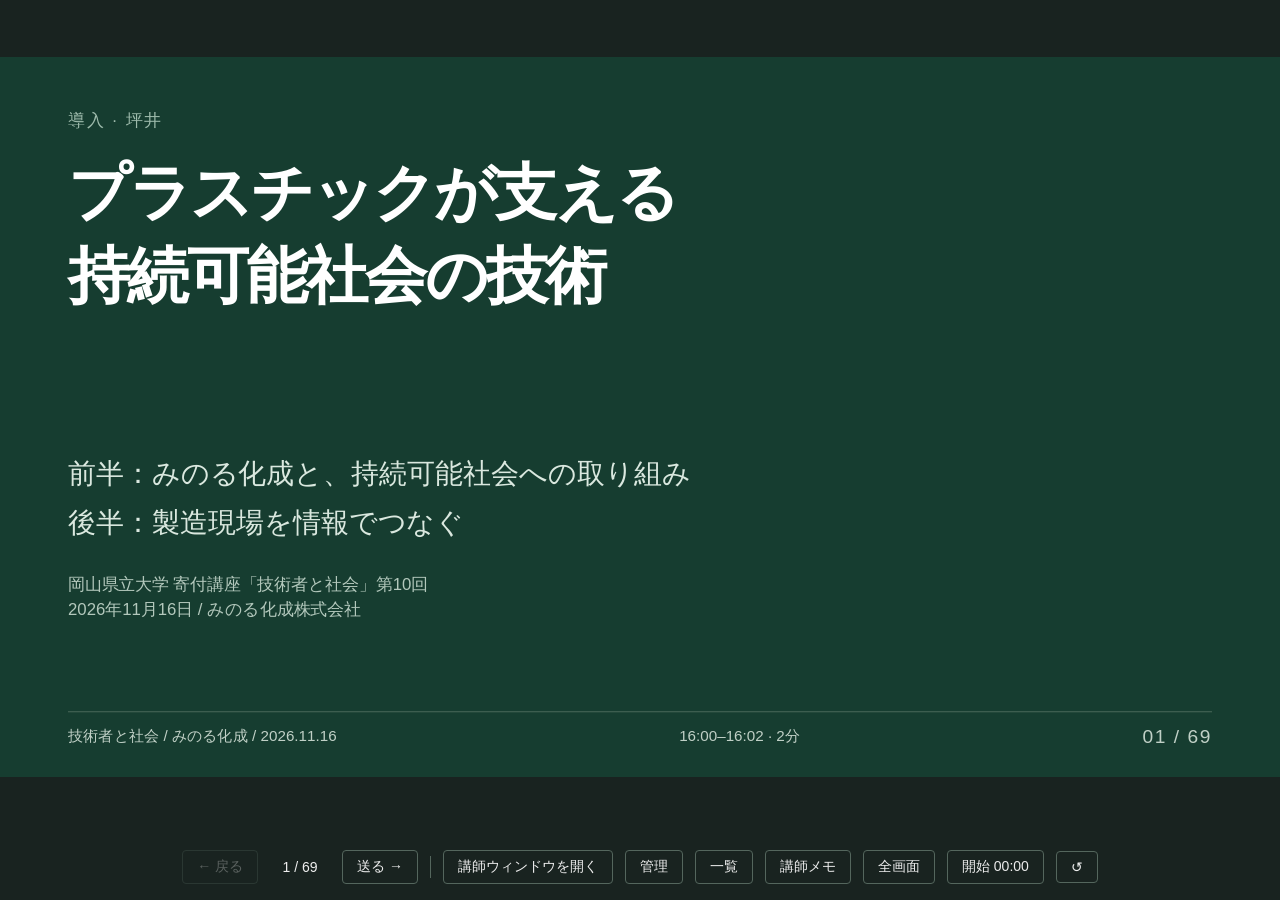
<file: system/web/public/index.html>
<!doctype html>
<html lang="ja">
<head><meta charset="utf-8"><meta name="viewport" content="width=device-width,initial-scale=1"><title>技術者と社会｜みのる化成</title><link rel="stylesheet" href="style.css?v=20261027c"><link rel="stylesheet" href="audience.css?v=20261027c"></head>
<body>
<main id="stage" aria-label="講義スライド"><article id="slide" class="slide" aria-live="polite"></article></main>
<nav class="controls" aria-label="講義の操作"><button id="prev" aria-label="前のスライド">← 戻る</button><span id="counter"></span><button id="next" aria-label="次のスライド">送る →</button><span class="divider"></span><button id="presenter">講師ウィンドウを開く</button><a class="admin-link" href="admin.html" target="_blank" rel="noopener">管理</a><button id="overview">一覧</button><button id="notes">講師メモ</button><button id="fullscreen">全画面</button><button id="timer" title="クリックで開始・一時停止">開始 00:00</button><button id="reset" title="経過時間をリセット">↺</button></nav>
<dialog id="menu"><header><h2>講義の流れ <small>90分</small></h2><button data-close>閉じる</button></header><div id="slide-list"></div></dialog>
<dialog id="note-panel"><header><h2>講師メモ・出典</h2><button data-close>閉じる</button></header><div id="note-body"></div></dialog>
<script src="slides.js?v=20261027c"></script><script src="app.js?v=20261027c"></script>
</body></html>
</file>
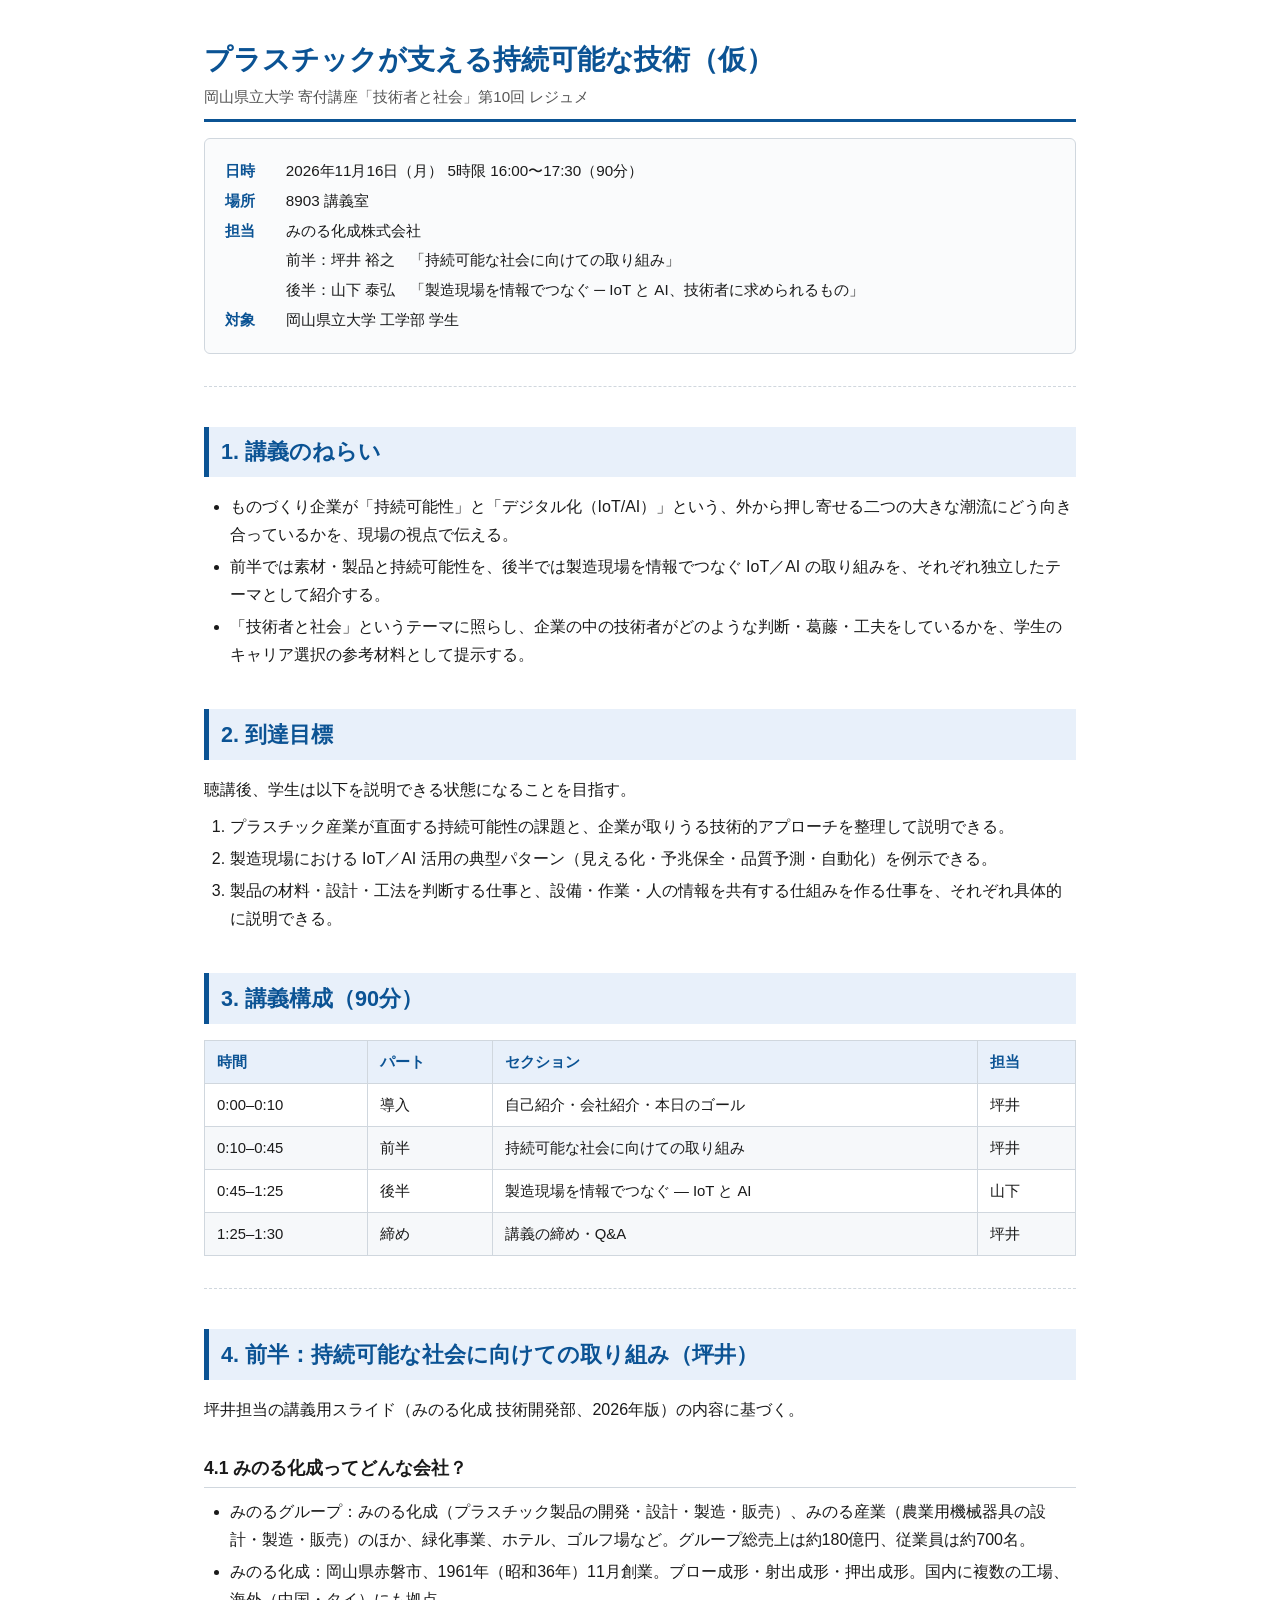
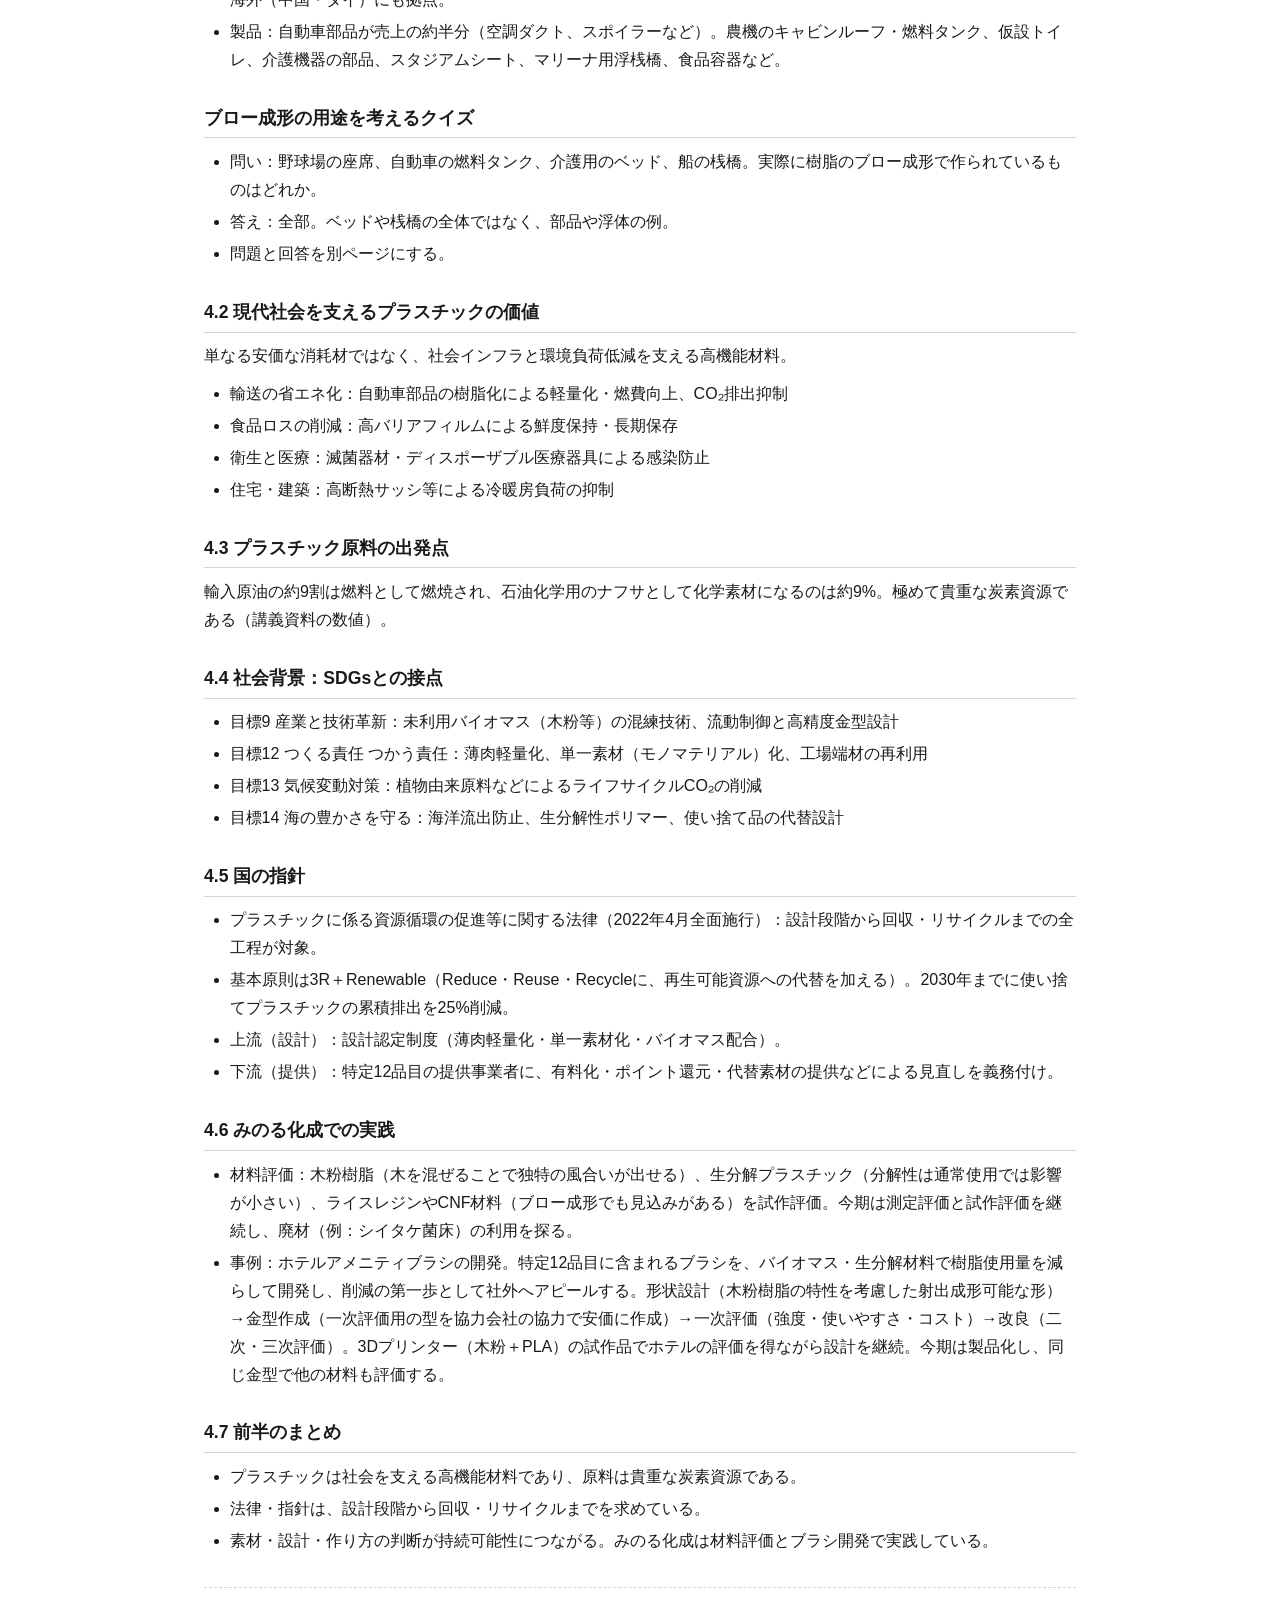
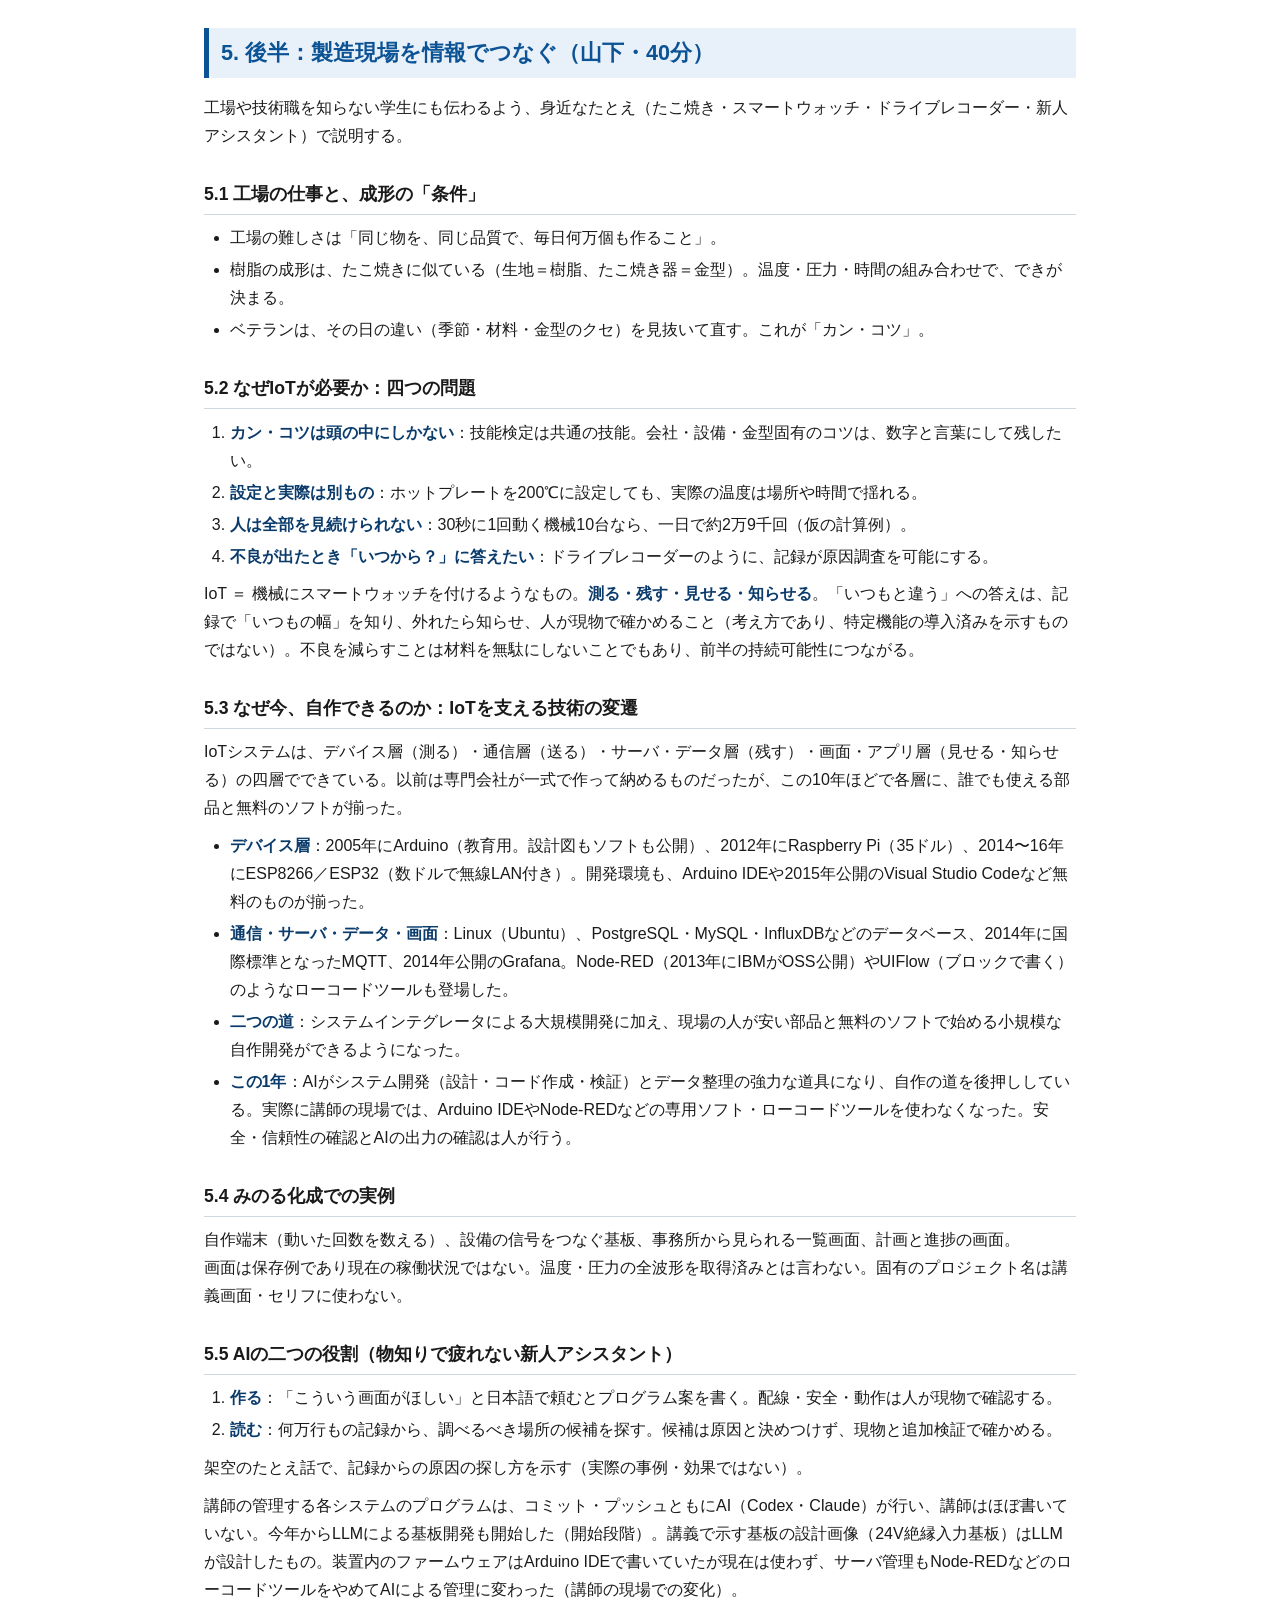
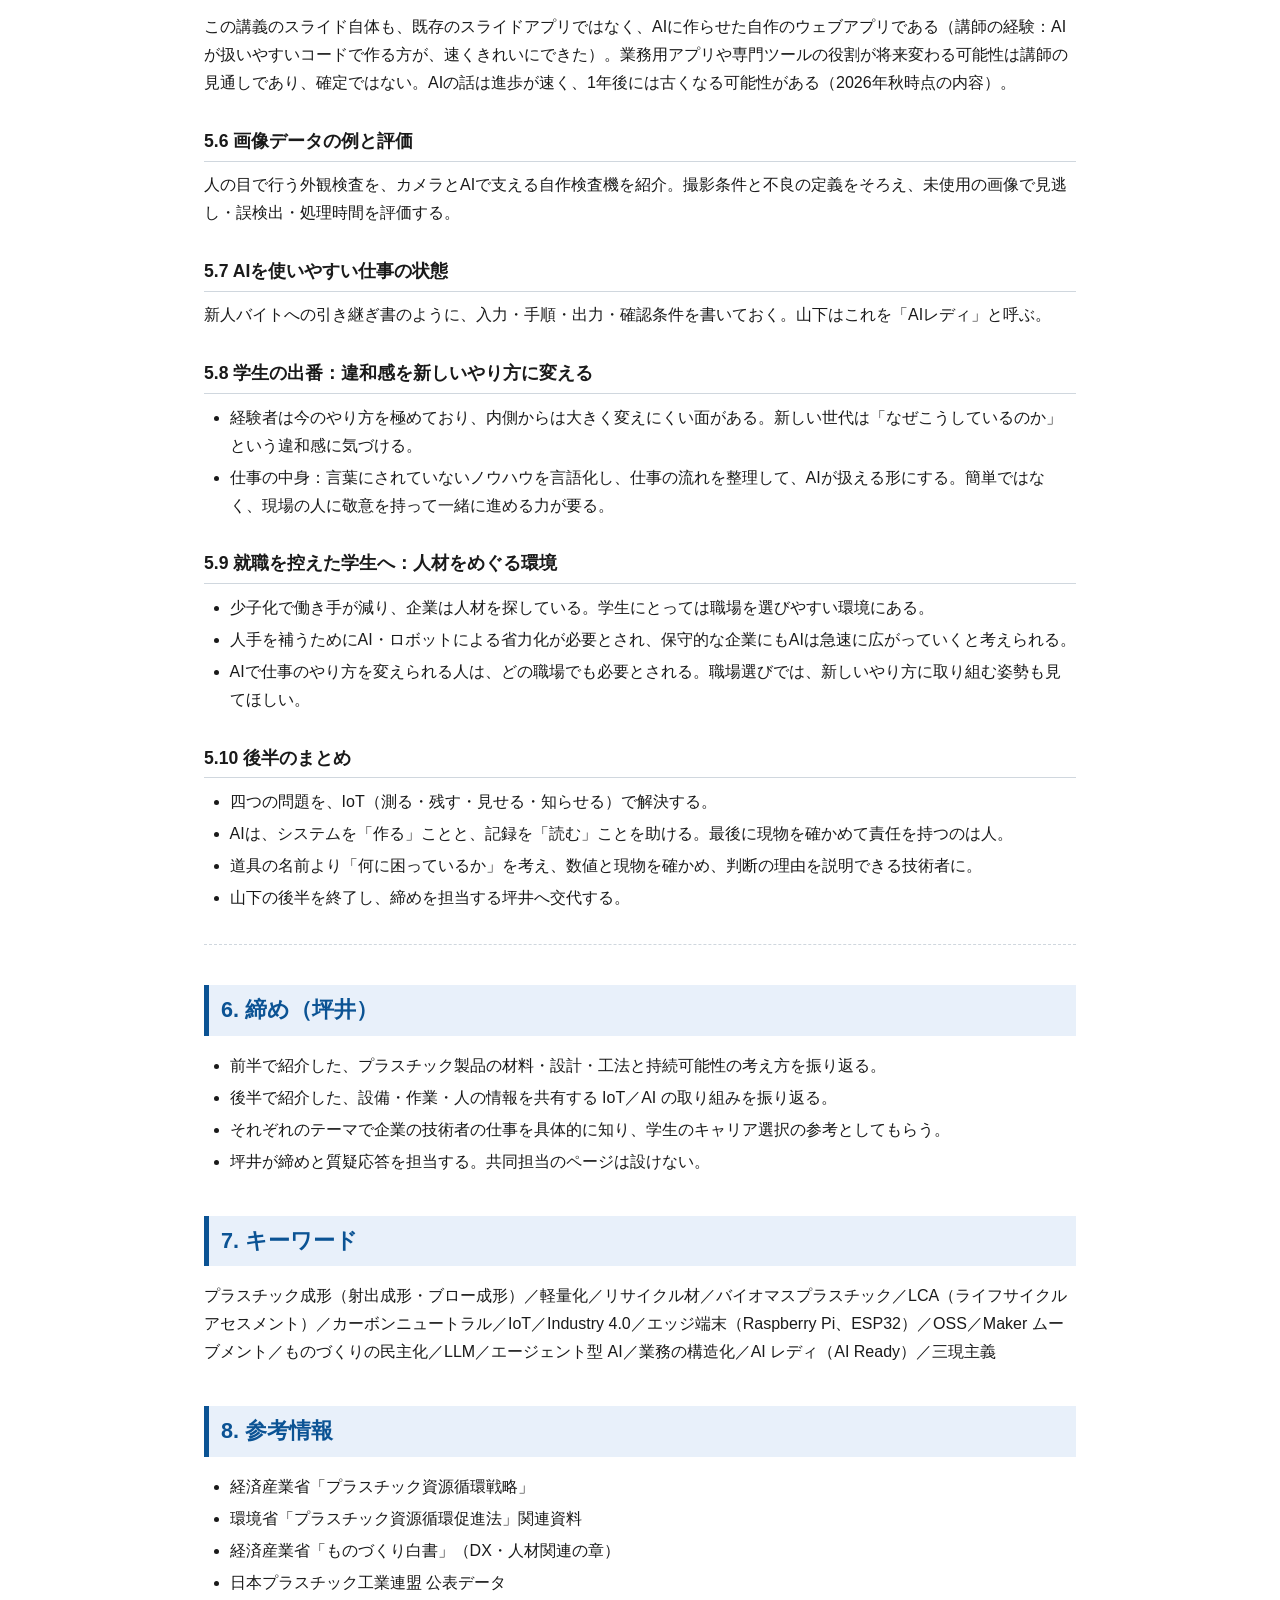
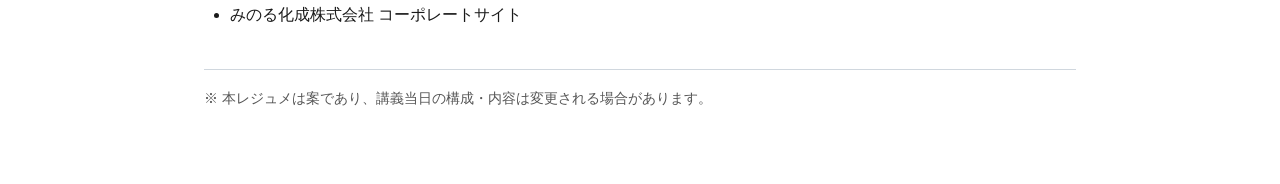
<file: lectures/10_minoru_kasei/resume.html>
<!DOCTYPE html>
<html lang="ja">
<head>
<meta charset="UTF-8">
<meta name="viewport" content="width=device-width, initial-scale=1.0">
<title>プラスチックが支える持続可能な技術（仮） ─ 岡山県立大学 寄付講座 第10回 レジュメ</title>
<style>
  :root {
    --fg: #1a1a1a;
    --muted: #555;
    --accent: #0b5394;
    --accent-soft: #e8f0fa;
    --border: #d0d7de;
    --bg: #ffffff;
    --table-stripe: #f6f8fa;
  }
  * { box-sizing: border-box; }
  html { font-size: 16px; }
  body {
    font-family: "Hiragino Kaku Gothic ProN", "Hiragino Sans", "Yu Gothic UI", "Meiryo", "Noto Sans CJK JP", sans-serif;
    color: var(--fg);
    background: var(--bg);
    line-height: 1.75;
    max-width: 920px;
    margin: 0 auto;
    padding: 2.5rem 1.5rem 4rem;
  }
  h1 {
    font-size: 1.75rem;
    line-height: 1.4;
    margin: 0 0 0.5rem;
    padding-bottom: 0.75rem;
    border-bottom: 3px solid var(--accent);
    color: var(--accent);
  }
  h1 .subtitle {
    display: block;
    font-size: 0.95rem;
    font-weight: 500;
    color: var(--muted);
    margin-top: 0.4rem;
  }
  h2 {
    font-size: 1.35rem;
    margin: 2.5rem 0 1rem;
    padding: 0.4rem 0.75rem;
    background: var(--accent-soft);
    border-left: 5px solid var(--accent);
    color: var(--accent);
  }
  h3 {
    font-size: 1.1rem;
    margin: 1.8rem 0 0.6rem;
    padding-bottom: 0.25rem;
    border-bottom: 1px solid var(--border);
  }
  h4 {
    font-size: 1rem;
    margin: 1.4rem 0 0.5rem;
    color: var(--accent);
  }
  p { margin: 0.6rem 0; }
  ul, ol { padding-left: 1.6rem; margin: 0.6rem 0; }
  li { margin: 0.25rem 0; }
  strong { color: #0a3b6b; }
  hr {
    border: 0;
    border-top: 1px dashed var(--border);
    margin: 2rem 0;
  }
  blockquote {
    border-left: 4px solid var(--border);
    background: #fafbfc;
    margin: 1rem 0;
    padding: 0.6rem 1rem;
    color: var(--muted);
    font-style: italic;
  }
  .meta {
    background: #fafbfc;
    border: 1px solid var(--border);
    border-radius: 6px;
    padding: 1rem 1.25rem;
    margin: 1rem 0 1.5rem;
    font-size: 0.95rem;
  }
  .meta ul { list-style: none; padding: 0; margin: 0; }
  .meta li { margin: 0.2rem 0; }
  .meta .label {
    display: inline-block;
    min-width: 4em;
    font-weight: bold;
    color: var(--accent);
  }
  table {
    border-collapse: collapse;
    width: 100%;
    margin: 1rem 0;
    font-size: 0.93rem;
  }
  th, td {
    border: 1px solid var(--border);
    padding: 0.5rem 0.75rem;
    text-align: left;
    vertical-align: top;
  }
  th {
    background: var(--accent-soft);
    color: var(--accent);
    font-weight: 600;
  }
  tbody tr:nth-child(even) { background: var(--table-stripe); }
  .todo {
    color: #b54708;
    font-style: italic;
    font-size: 0.9em;
  }
  .footnote {
    font-size: 0.9rem;
    color: var(--muted);
    border-top: 1px solid var(--border);
    margin-top: 2.5rem;
    padding-top: 1rem;
  }
  @media print {
    body { padding: 1cm 1.2cm; max-width: none; }
    h2 { page-break-after: avoid; }
    h3, h4 { page-break-after: avoid; }
    table, blockquote, .meta { page-break-inside: avoid; }
    a { color: inherit; text-decoration: none; }
  }
</style>
</head>
<body>

<h1>
  プラスチックが支える持続可能な技術（仮）
  <span class="subtitle">岡山県立大学 寄付講座「技術者と社会」第10回 レジュメ</span>
</h1>
<div class="meta">
  <ul>
    <li><span class="label">日時</span>2026年11月16日（月） 5時限 16:00〜17:30（90分）</li>
    <li><span class="label">場所</span>8903 講義室</li>
    <li><span class="label">担当</span>みのる化成株式会社</li>
    <li><span class="label"></span>前半：坪井 裕之　「持続可能な社会に向けての取り組み」</li>
    <li><span class="label"></span>後半：山下 泰弘　「製造現場を情報でつなぐ ─ IoT と AI、技術者に求められるもの」</li>
    <li><span class="label">対象</span>岡山県立大学 工学部 学生</li>
  </ul>
</div>
<hr>
<h2>1. 講義のねらい</h2>
<ul>
  <li>ものづくり企業が「持続可能性」と「デジタル化（IoT/AI）」という、外から押し寄せる二つの大きな潮流にどう向き合っているかを、現場の視点で伝える。</li>
  <li>前半では素材・製品と持続可能性を、後半では製造現場を情報でつなぐ IoT／AI の取り組みを、それぞれ独立したテーマとして紹介する。</li>
  <li>「技術者と社会」というテーマに照らし、企業の中の技術者がどのような判断・葛藤・工夫をしているかを、学生のキャリア選択の参考材料として提示する。</li>
</ul>
<h2>2. 到達目標</h2>
<p>聴講後、学生は以下を説明できる状態になることを目指す。</p>
<ol>
  <li>プラスチック産業が直面する持続可能性の課題と、企業が取りうる技術的アプローチを整理して説明できる。</li>
  <li>製造現場における IoT／AI 活用の典型パターン（見える化・予兆保全・品質予測・自動化）を例示できる。</li>
  <li>製品の材料・設計・工法を判断する仕事と、設備・作業・人の情報を共有する仕組みを作る仕事を、それぞれ具体的に説明できる。</li>
</ol>
<h2>3. 講義構成（90分）</h2>
<table>
  <thead>
    <tr><th>時間</th><th>パート</th><th>セクション</th><th>担当</th></tr>
  </thead>
  <tbody>
    <tr><td>0:00–0:10</td><td>導入</td><td>自己紹介・会社紹介・本日のゴール</td><td>坪井</td></tr>
    <tr><td>0:10–0:45</td><td>前半</td><td>持続可能な社会に向けての取り組み</td><td>坪井</td></tr>
    <tr><td>0:45–1:25</td><td>後半</td><td>製造現場を情報でつなぐ — IoT と AI</td><td>山下</td></tr>
    <tr><td>1:25–1:30</td><td>締め</td><td>講義の締め・Q&amp;A</td><td>坪井</td></tr>
  </tbody>
</table>
<hr>
<h2>4. 前半：持続可能な社会に向けての取り組み（坪井）</h2>
<p>坪井担当の講義用スライド（みのる化成 技術開発部、2026年版）の内容に基づく。</p>
<h3>4.1 みのる化成ってどんな会社？</h3>
<ul>
  <li>みのるグループ：みのる化成（プラスチック製品の開発・設計・製造・販売）、みのる産業（農業用機械器具の設計・製造・販売）のほか、緑化事業、ホテル、ゴルフ場など。グループ総売上は約180億円、従業員は約700名。</li>
  <li>みのる化成：岡山県赤磐市、1961年（昭和36年）11月創業。ブロー成形・射出成形・押出成形。国内に複数の工場、海外（中国・タイ）にも拠点。</li>
  <li>製品：自動車部品が売上の約半分（空調ダクト、スポイラーなど）。農機のキャビンルーフ・燃料タンク、仮設トイレ、介護機器の部品、スタジアムシート、マリーナ用浮桟橋、食品容器など。</li>
</ul>
<h3>ブロー成形の用途を考えるクイズ</h3>
<ul>
  <li>問い：野球場の座席、自動車の燃料タンク、介護用のベッド、船の桟橋。実際に樹脂のブロー成形で作られているものはどれか。</li>
  <li>答え：全部。ベッドや桟橋の全体ではなく、部品や浮体の例。</li>
  <li>問題と回答を別ページにする。</li>
</ul>
<h3>4.2 現代社会を支えるプラスチックの価値</h3>
<p>単なる安価な消耗材ではなく、社会インフラと環境負荷低減を支える高機能材料。</p>
<ul>
  <li>輸送の省エネ化：自動車部品の樹脂化による軽量化・燃費向上、CO₂排出抑制</li>
  <li>食品ロスの削減：高バリアフィルムによる鮮度保持・長期保存</li>
  <li>衛生と医療：滅菌器材・ディスポーザブル医療器具による感染防止</li>
  <li>住宅・建築：高断熱サッシ等による冷暖房負荷の抑制</li>
</ul>
<h3>4.3 プラスチック原料の出発点</h3>
<p>輸入原油の約9割は燃料として燃焼され、石油化学用のナフサとして化学素材になるのは約9%。極めて貴重な炭素資源である（講義資料の数値）。</p>
<h3>4.4 社会背景：SDGsとの接点</h3>
<ul>
  <li>目標9 産業と技術革新：未利用バイオマス（木粉等）の混練技術、流動制御と高精度金型設計</li>
  <li>目標12 つくる責任 つかう責任：薄肉軽量化、単一素材（モノマテリアル）化、工場端材の再利用</li>
  <li>目標13 気候変動対策：植物由来原料などによるライフサイクルCO₂の削減</li>
  <li>目標14 海の豊かさを守る：海洋流出防止、生分解性ポリマー、使い捨て品の代替設計</li>
</ul>
<h3>4.5 国の指針</h3>
<ul>
  <li>プラスチックに係る資源循環の促進等に関する法律（2022年4月全面施行）：設計段階から回収・リサイクルまでの全工程が対象。</li>
  <li>基本原則は3R＋Renewable（Reduce・Reuse・Recycleに、再生可能資源への代替を加える）。2030年までに使い捨てプラスチックの累積排出を25%削減。</li>
  <li>上流（設計）：設計認定制度（薄肉軽量化・単一素材化・バイオマス配合）。</li>
  <li>下流（提供）：特定12品目の提供事業者に、有料化・ポイント還元・代替素材の提供などによる見直しを義務付け。</li>
</ul>
<h3>4.6 みのる化成での実践</h3>
<ul>
  <li>材料評価：木粉樹脂（木を混ぜることで独特の風合いが出せる）、生分解プラスチック（分解性は通常使用では影響が小さい）、ライスレジンやCNF材料（ブロー成形でも見込みがある）を試作評価。今期は測定評価と試作評価を継続し、廃材（例：シイタケ菌床）の利用を探る。</li>
  <li>事例：ホテルアメニティブラシの開発。特定12品目に含まれるブラシを、バイオマス・生分解材料で樹脂使用量を減らして開発し、削減の第一歩として社外へアピールする。形状設計（木粉樹脂の特性を考慮した射出成形可能な形）→金型作成（一次評価用の型を協力会社の協力で安価に作成）→一次評価（強度・使いやすさ・コスト）→改良（二次・三次評価）。3Dプリンター（木粉＋PLA）の試作品でホテルの評価を得ながら設計を継続。今期は製品化し、同じ金型で他の材料も評価する。</li>
</ul>
<h3>4.7 前半のまとめ</h3>
<ul>
  <li>プラスチックは社会を支える高機能材料であり、原料は貴重な炭素資源である。</li>
  <li>法律・指針は、設計段階から回収・リサイクルまでを求めている。</li>
  <li>素材・設計・作り方の判断が持続可能性につながる。みのる化成は材料評価とブラシ開発で実践している。</li>
</ul>
<hr>
<h2>5. 後半：製造現場を情報でつなぐ（山下・40分）</h2>
<p>工場や技術職を知らない学生にも伝わるよう、身近なたとえ（たこ焼き・スマートウォッチ・ドライブレコーダー・新人アシスタント）で説明する。</p>
<h3>5.1 工場の仕事と、成形の「条件」</h3>
<ul>
  <li>工場の難しさは「同じ物を、同じ品質で、毎日何万個も作ること」。</li>
  <li>樹脂の成形は、たこ焼きに似ている（生地＝樹脂、たこ焼き器＝金型）。温度・圧力・時間の組み合わせで、できが決まる。</li>
  <li>ベテランは、その日の違い（季節・材料・金型のクセ）を見抜いて直す。これが「カン・コツ」。</li>
</ul>
<h3>5.2 なぜIoTが必要か：四つの問題</h3>
<ol>
  <li><strong>カン・コツは頭の中にしかない</strong>：技能検定は共通の技能。会社・設備・金型固有のコツは、数字と言葉にして残したい。</li>
  <li><strong>設定と実際は別もの</strong>：ホットプレートを200℃に設定しても、実際の温度は場所や時間で揺れる。</li>
  <li><strong>人は全部を見続けられない</strong>：30秒に1回動く機械10台なら、一日で約2万9千回（仮の計算例）。</li>
  <li><strong>不良が出たとき「いつから？」に答えたい</strong>：ドライブレコーダーのように、記録が原因調査を可能にする。</li>
</ol>
<p>IoT ＝ 機械にスマートウォッチを付けるようなもの。<strong>測る・残す・見せる・知らせる</strong>。「いつもと違う」への答えは、記録で「いつもの幅」を知り、外れたら知らせ、人が現物で確かめること（考え方であり、特定機能の導入済みを示すものではない）。不良を減らすことは材料を無駄にしないことでもあり、前半の持続可能性につながる。</p>
<h3>5.3 なぜ今、自作できるのか：IoTを支える技術の変遷</h3>
<p>IoTシステムは、デバイス層（測る）・通信層（送る）・サーバ・データ層（残す）・画面・アプリ層（見せる・知らせる）の四層でできている。以前は専門会社が一式で作って納めるものだったが、この10年ほどで各層に、誰でも使える部品と無料のソフトが揃った。</p>
<ul>
  <li><strong>デバイス層</strong>：2005年にArduino（教育用。設計図もソフトも公開）、2012年にRaspberry Pi（35ドル）、2014〜16年にESP8266／ESP32（数ドルで無線LAN付き）。開発環境も、Arduino IDEや2015年公開のVisual Studio Codeなど無料のものが揃った。</li>
  <li><strong>通信・サーバ・データ・画面</strong>：Linux（Ubuntu）、PostgreSQL・MySQL・InfluxDBなどのデータベース、2014年に国際標準となったMQTT、2014年公開のGrafana。Node-RED（2013年にIBMがOSS公開）やUIFlow（ブロックで書く）のようなローコードツールも登場した。</li>
  <li><strong>二つの道</strong>：システムインテグレータによる大規模開発に加え、現場の人が安い部品と無料のソフトで始める小規模な自作開発ができるようになった。</li>
  <li><strong>この1年</strong>：AIがシステム開発（設計・コード作成・検証）とデータ整理の強力な道具になり、自作の道を後押ししている。実際に講師の現場では、Arduino IDEやNode-REDなどの専用ソフト・ローコードツールを使わなくなった。安全・信頼性の確認とAIの出力の確認は人が行う。</li>
</ul>
<h3>5.4 みのる化成での実例</h3>
<p>自作端末（動いた回数を数える）、設備の信号をつなぐ基板、事務所から見られる一覧画面、計画と進捗の画面。<br>
画面は保存例であり現在の稼働状況ではない。温度・圧力の全波形を取得済みとは言わない。固有のプロジェクト名は講義画面・セリフに使わない。</p>
<h3>5.5 AIの二つの役割（物知りで疲れない新人アシスタント）</h3>
<ol>
  <li><strong>作る</strong>：「こういう画面がほしい」と日本語で頼むとプログラム案を書く。配線・安全・動作は人が現物で確認する。</li>
  <li><strong>読む</strong>：何万行もの記録から、調べるべき場所の候補を探す。候補は原因と決めつけず、現物と追加検証で確かめる。</li>
</ol>
<p>架空のたとえ話で、記録からの原因の探し方を示す（実際の事例・効果ではない）。</p>
<p>講師の管理する各システムのプログラムは、コミット・プッシュともにAI（Codex・Claude）が行い、講師はほぼ書いていない。今年からLLMによる基板開発も開始した（開始段階）。講義で示す基板の設計画像（24V絶縁入力基板）はLLMが設計したもの。装置内のファームウェアはArduino IDEで書いていたが現在は使わず、サーバ管理もNode-REDなどのローコードツールをやめてAIによる管理に変わった（講師の現場での変化）。</p>
<p>この講義のスライド自体も、既存のスライドアプリではなく、AIに作らせた自作のウェブアプリである（講師の経験：AIが扱いやすいコードで作る方が、速くきれいにできた）。業務用アプリや専門ツールの役割が将来変わる可能性は講師の見通しであり、確定ではない。AIの話は進歩が速く、1年後には古くなる可能性がある（2026年秋時点の内容）。</p>
<h3>5.6 画像データの例と評価</h3>
<p>人の目で行う外観検査を、カメラとAIで支える自作検査機を紹介。撮影条件と不良の定義をそろえ、未使用の画像で見逃し・誤検出・処理時間を評価する。</p>
<h3>5.7 AIを使いやすい仕事の状態</h3>
<p>新人バイトへの引き継ぎ書のように、入力・手順・出力・確認条件を書いておく。山下はこれを「AIレディ」と呼ぶ。</p>
<h3>5.8 学生の出番：違和感を新しいやり方に変える</h3>
<ul>
  <li>経験者は今のやり方を極めており、内側からは大きく変えにくい面がある。新しい世代は「なぜこうしているのか」という違和感に気づける。</li>
  <li>仕事の中身：言葉にされていないノウハウを言語化し、仕事の流れを整理して、AIが扱える形にする。簡単ではなく、現場の人に敬意を持って一緒に進める力が要る。</li>
</ul>
<h3>5.9 就職を控えた学生へ：人材をめぐる環境</h3>
<ul>
  <li>少子化で働き手が減り、企業は人材を探している。学生にとっては職場を選びやすい環境にある。</li>
  <li>人手を補うためにAI・ロボットによる省力化が必要とされ、保守的な企業にもAIは急速に広がっていくと考えられる。</li>
  <li>AIで仕事のやり方を変えられる人は、どの職場でも必要とされる。職場選びでは、新しいやり方に取り組む姿勢も見てほしい。</li>
</ul>
<h3>5.10 後半のまとめ</h3>
<ul>
  <li>四つの問題を、IoT（測る・残す・見せる・知らせる）で解決する。</li>
  <li>AIは、システムを「作る」ことと、記録を「読む」ことを助ける。最後に現物を確かめて責任を持つのは人。</li>
  <li>道具の名前より「何に困っているか」を考え、数値と現物を確かめ、判断の理由を説明できる技術者に。</li>
  <li>山下の後半を終了し、締めを担当する坪井へ交代する。</li>
</ul>
<hr>
<h2>6. 締め（坪井）</h2>
<ul>
  <li>前半で紹介した、プラスチック製品の材料・設計・工法と持続可能性の考え方を振り返る。</li>
  <li>後半で紹介した、設備・作業・人の情報を共有する IoT／AI の取り組みを振り返る。</li>
  <li>それぞれのテーマで企業の技術者の仕事を具体的に知り、学生のキャリア選択の参考としてもらう。</li>
  <li>坪井が締めと質疑応答を担当する。共同担当のページは設けない。</li>
</ul>
<h2>7. キーワード</h2>
<p>プラスチック成形（射出成形・ブロー成形）／軽量化／リサイクル材／バイオマスプラスチック／LCA（ライフサイクルアセスメント）／カーボンニュートラル／IoT／Industry 4.0／エッジ端末（Raspberry Pi、ESP32）／OSS／Maker ムーブメント／ものづくりの民主化／LLM／エージェント型 AI／業務の構造化／AI レディ（AI Ready）／三現主義</p>
<h2>8. 参考情報</h2>
<ul>
  <li>経済産業省「プラスチック資源循環戦略」</li>
  <li>環境省「プラスチック資源循環促進法」関連資料</li>
  <li>経済産業省「ものづくり白書」（DX・人材関連の章）</li>
  <li>日本プラスチック工業連盟 公表データ</li>
  <li>みのる化成株式会社 コーポレートサイト</li>
</ul>
<p class="footnote">※ 本レジュメは案であり、講義当日の構成・内容は変更される場合があります。</p>

</body>
</html>
</file>
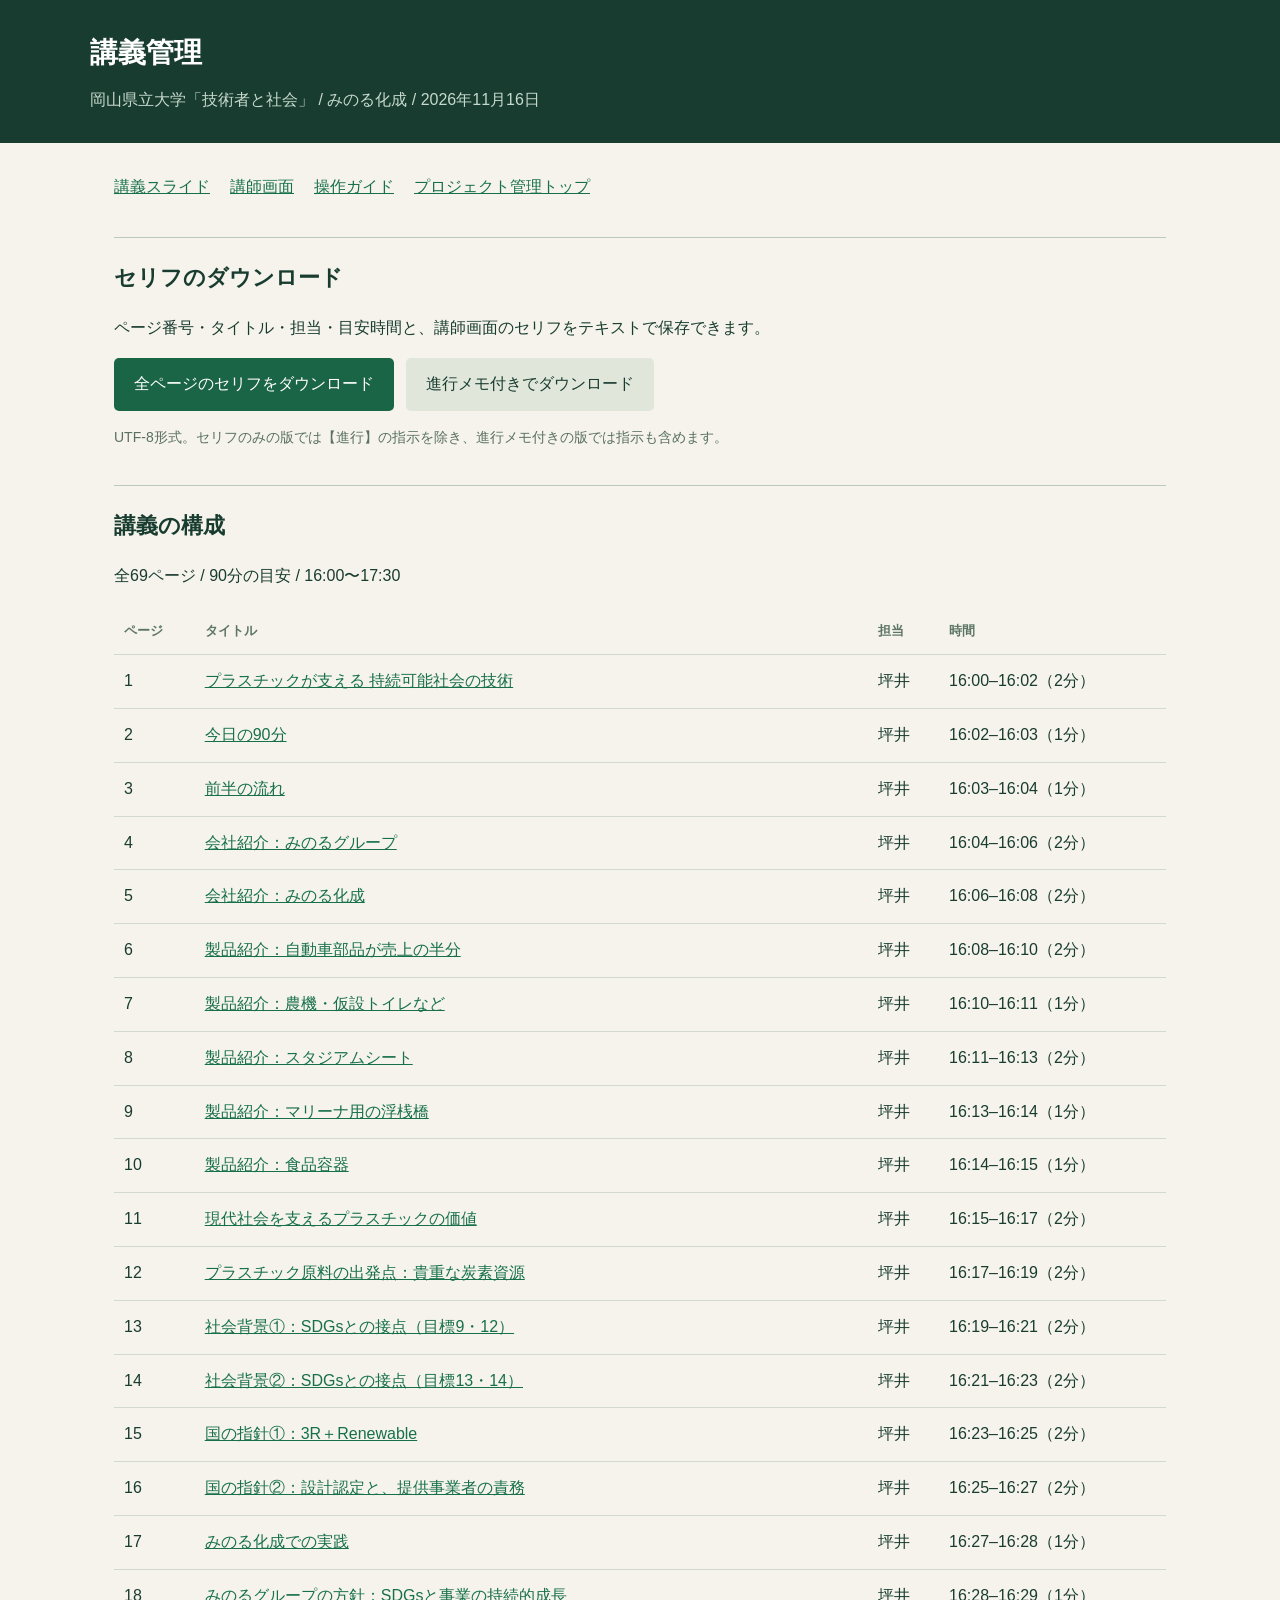
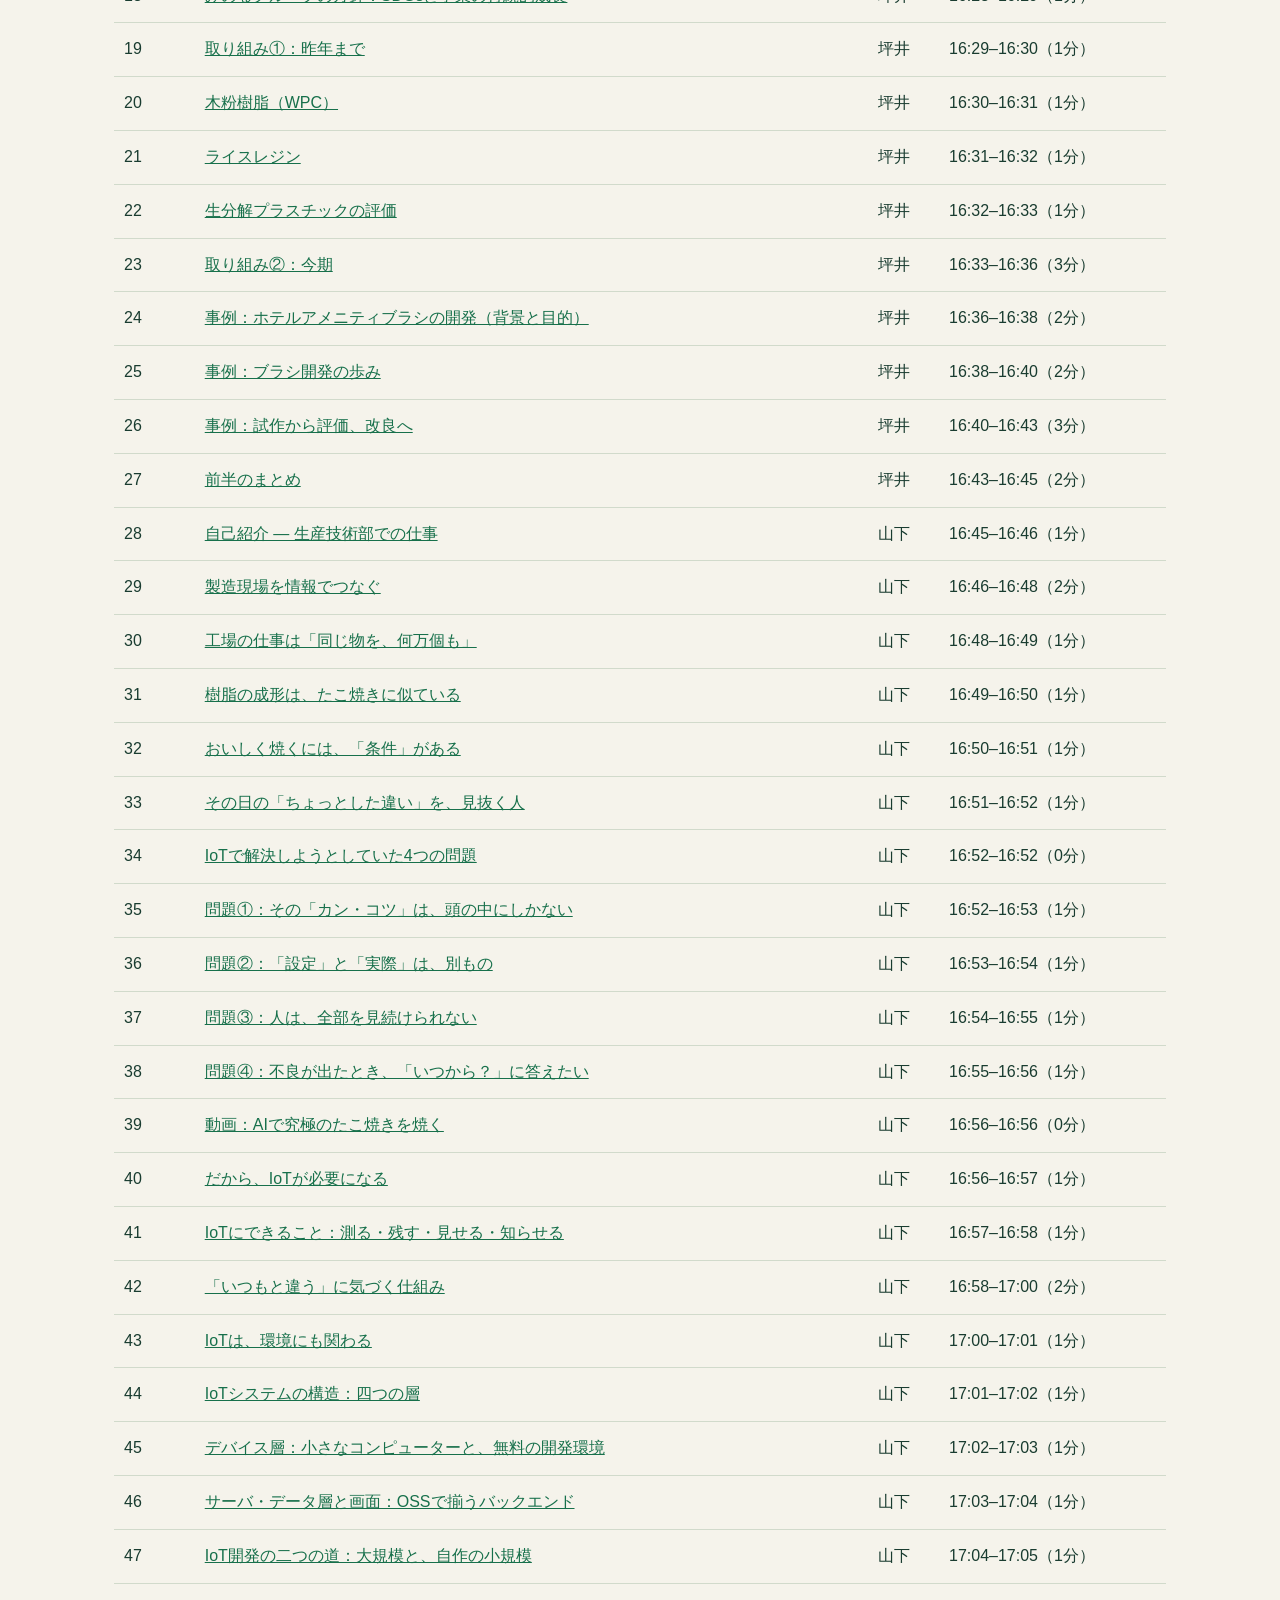
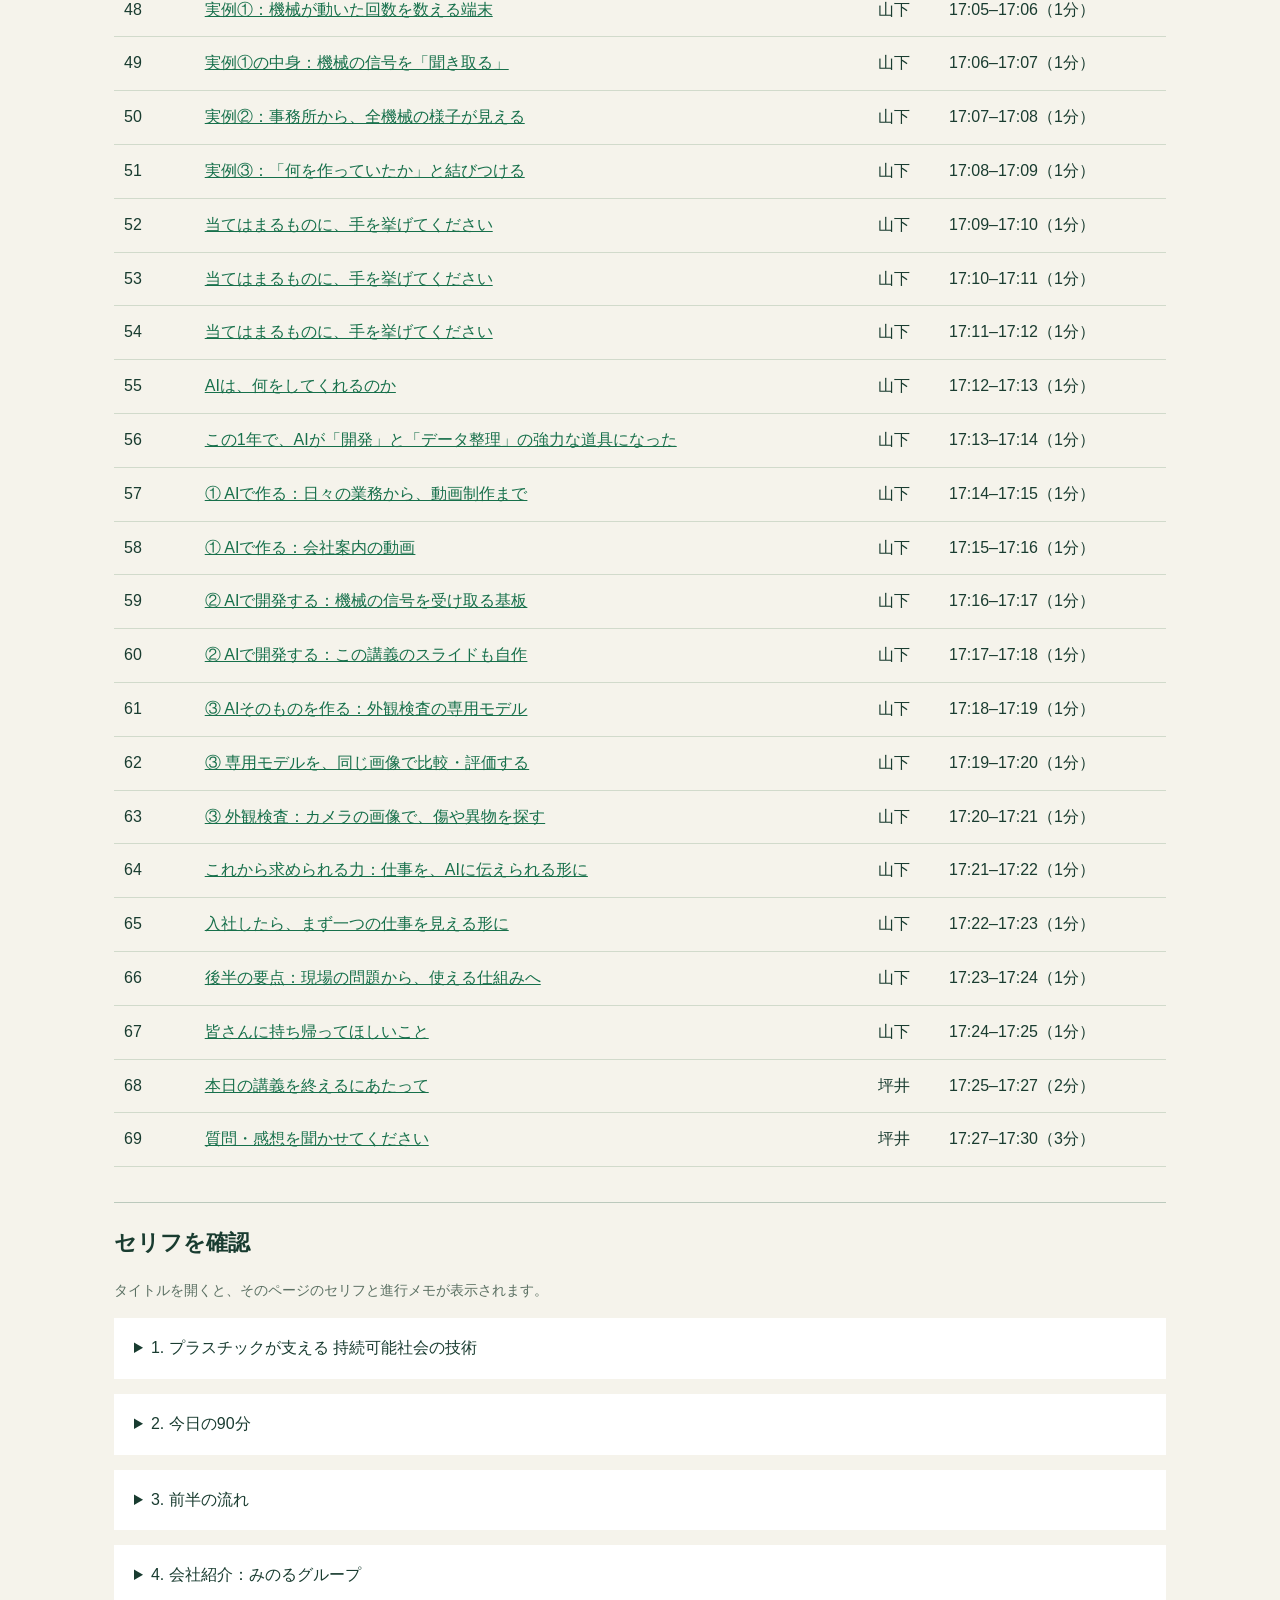
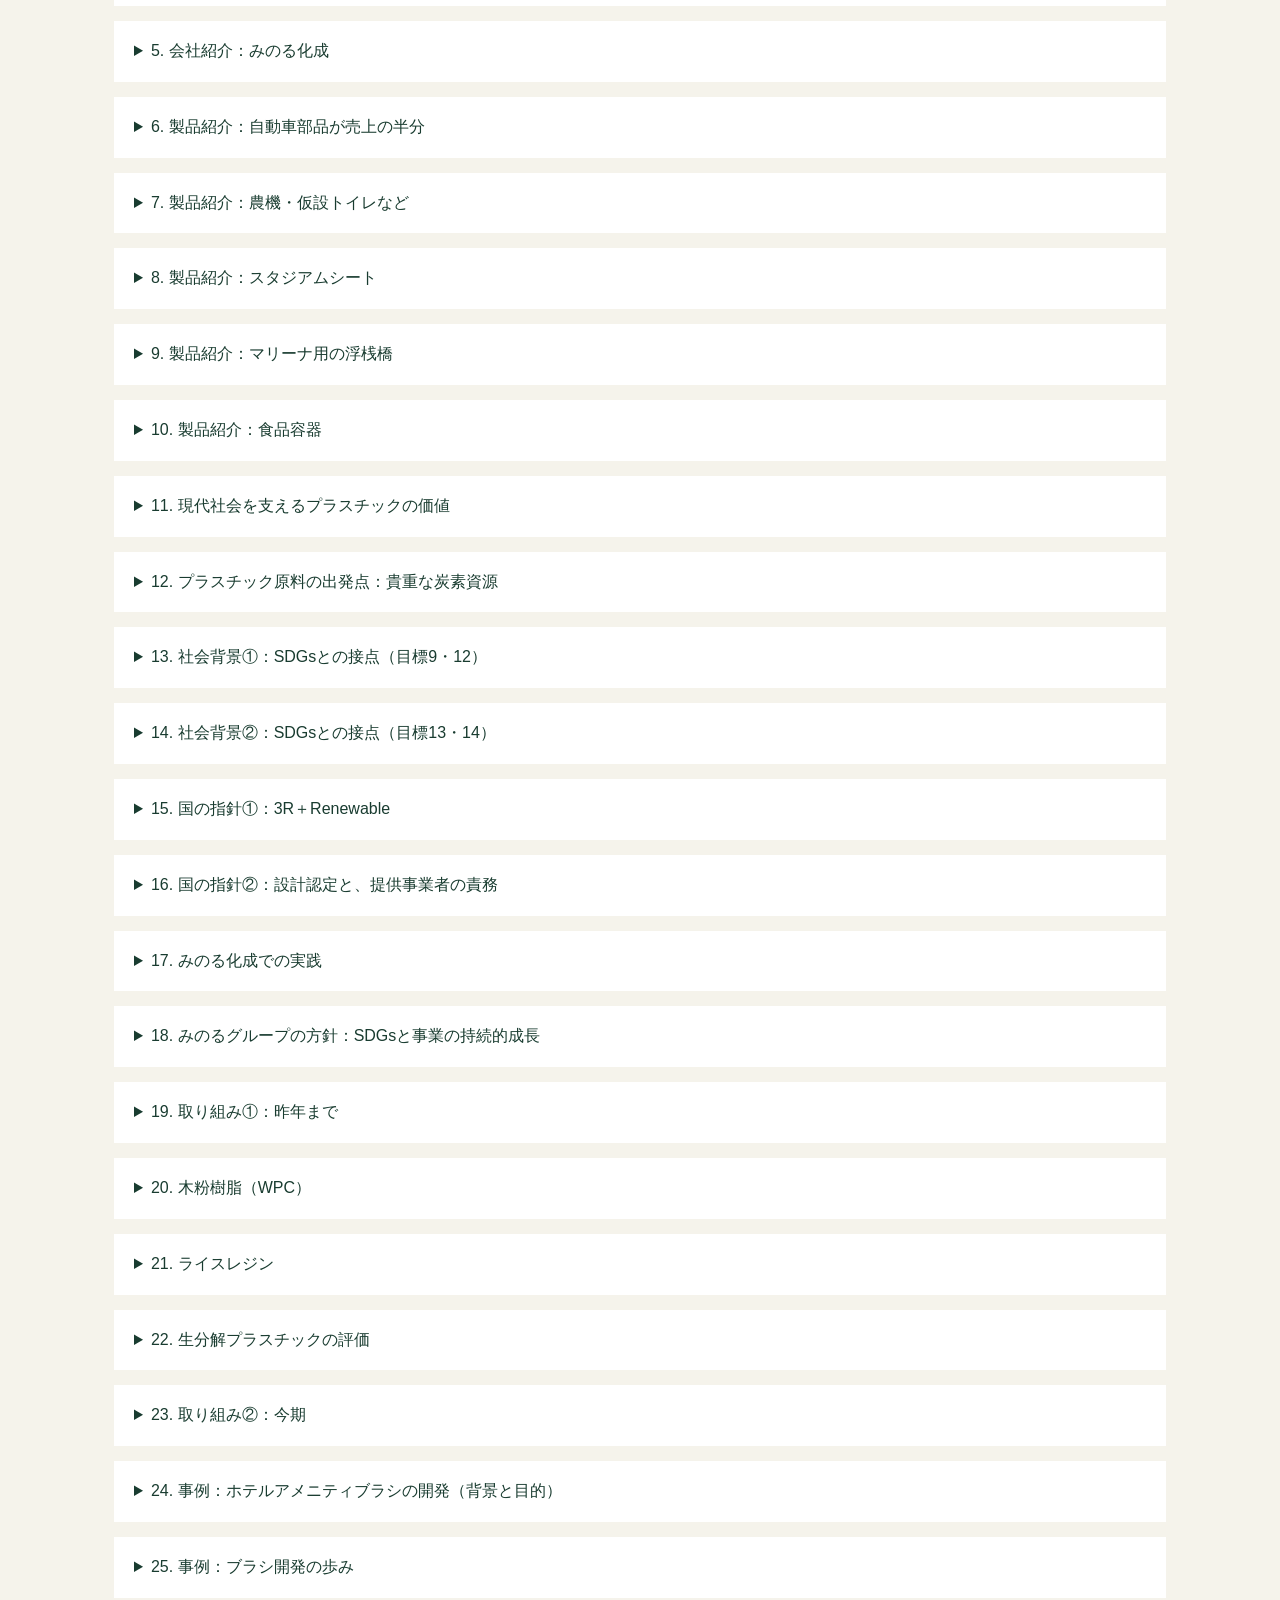
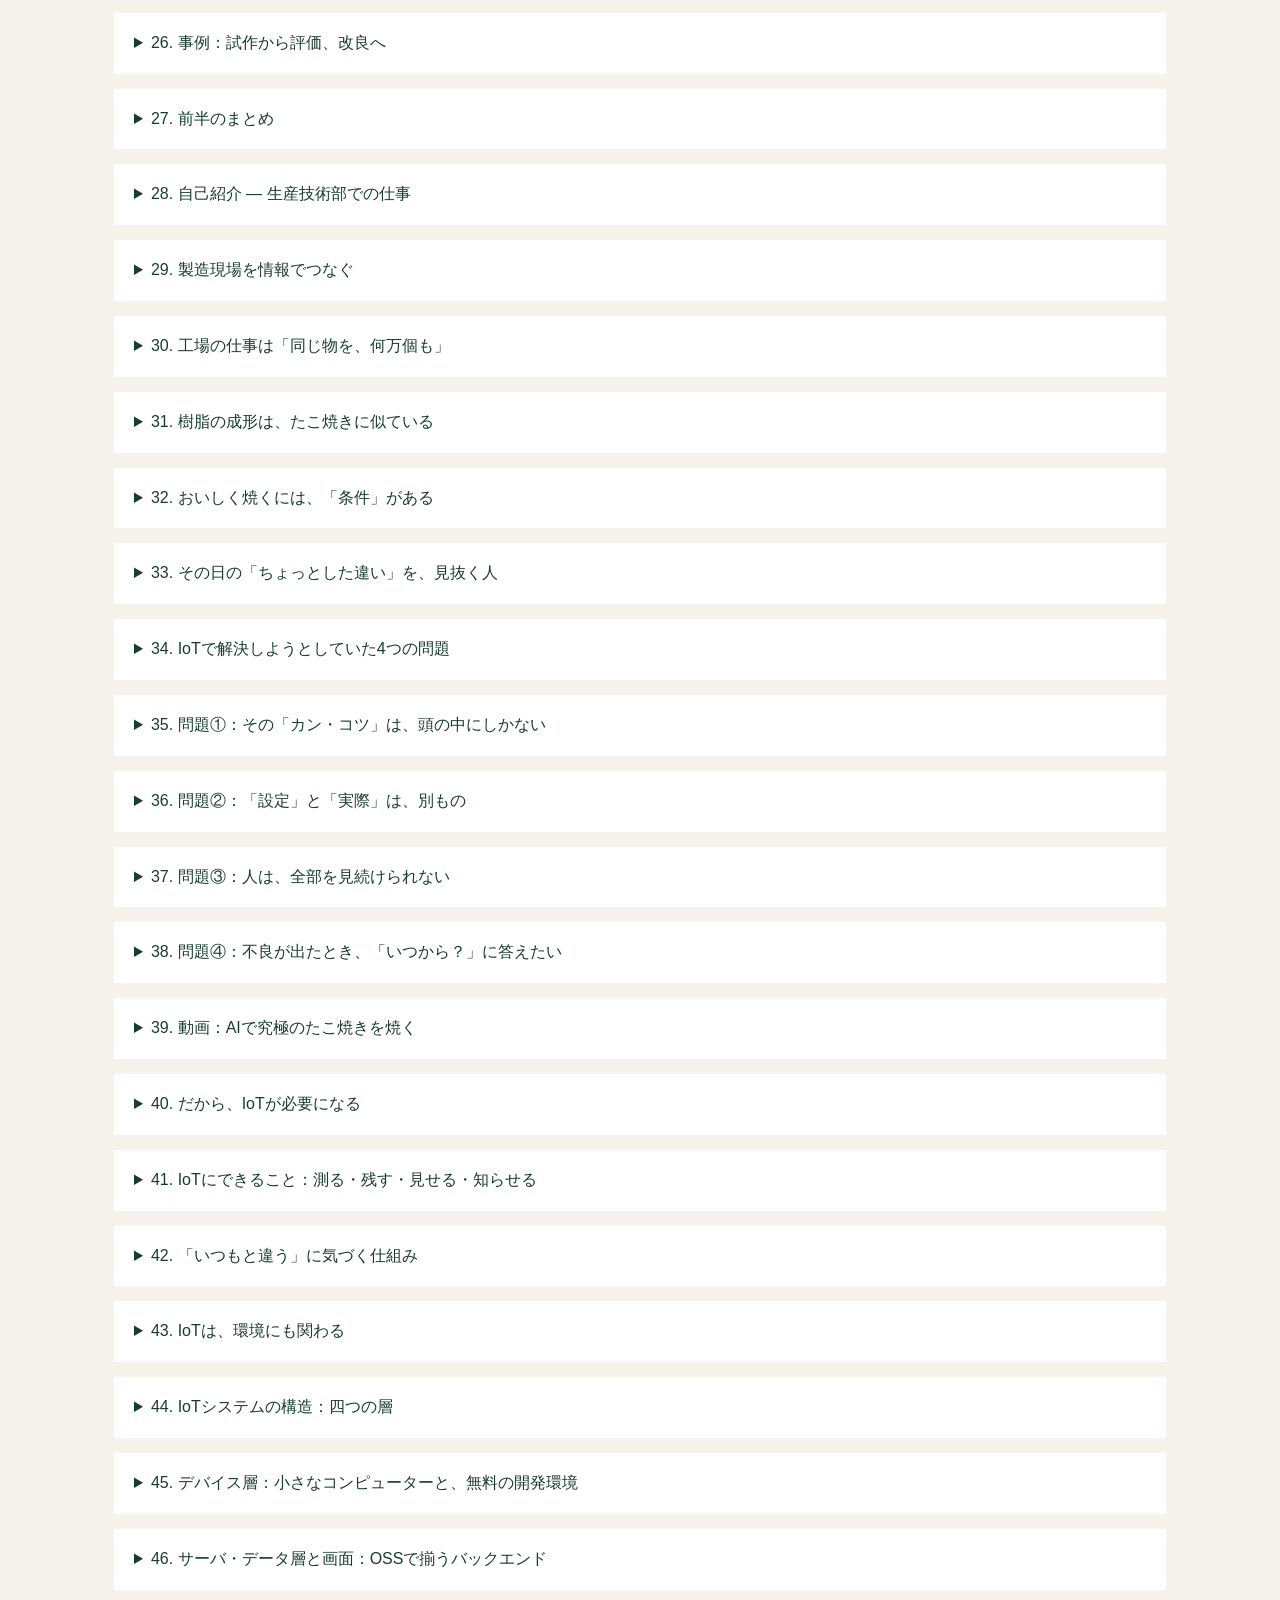
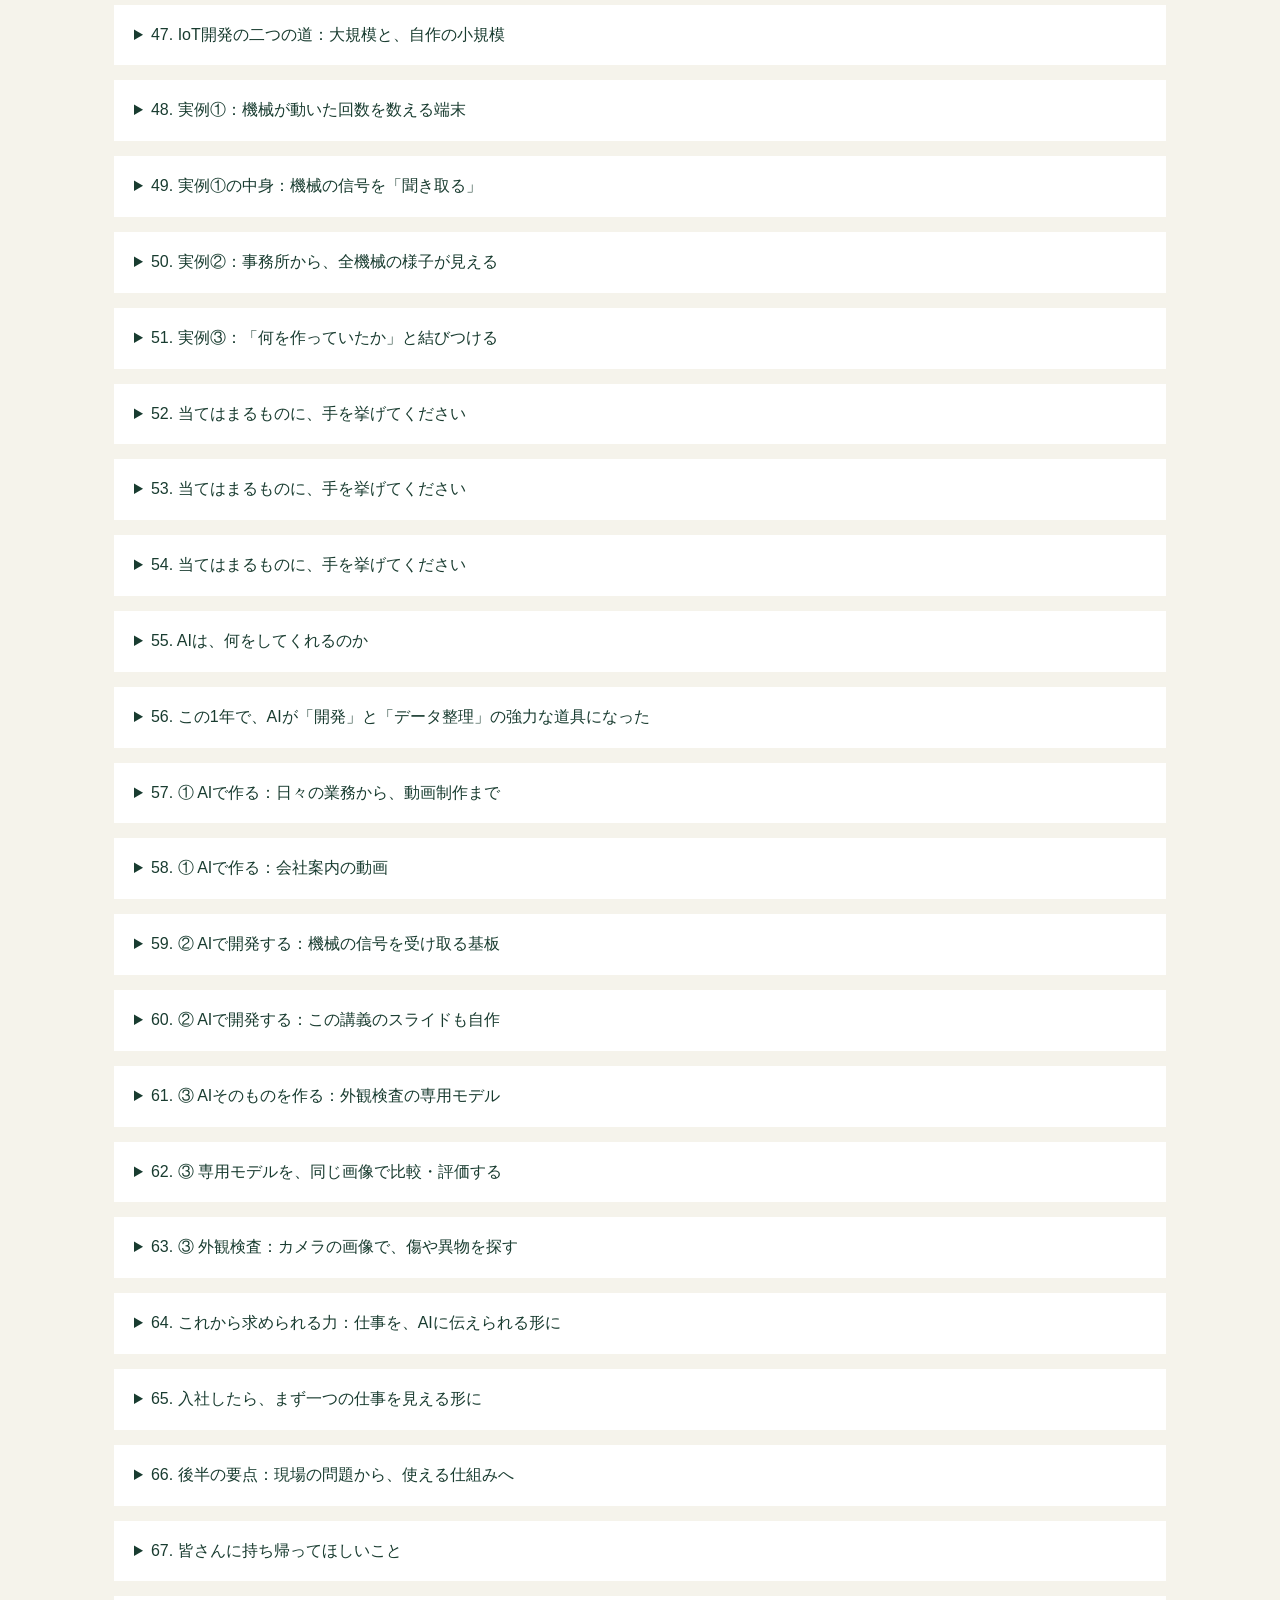
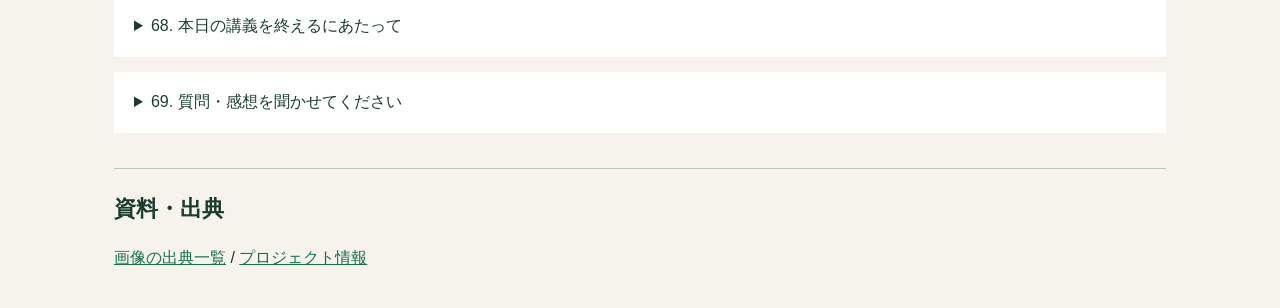
<file: system/web/public/admin.html>
<!doctype html><html lang="ja"><head><meta charset="utf-8"><meta name="viewport" content="width=device-width,initial-scale=1"><title>講義管理｜技術者と社会</title><style>
*{box-sizing:border-box}body{margin:0;background:#f5f3eb;color:#193c30;font-family:Meiryo,sans-serif;line-height:1.8}header{background:#183c30;color:white;padding:28px max(24px,calc((100vw - 1100px)/2))}h1{margin:0;font-size:28px}header p{margin:8px 0 0;color:#c7d9cd}main{max-width:1100px;margin:30px auto;padding:0 24px}nav{display:flex;gap:20px;flex-wrap:wrap}a{color:#17704b}section{margin:35px 0;border-top:1px solid #bbc9bc;padding-top:20px}h2{font-size:22px;margin:0 0 15px}.downloads{display:flex;gap:12px;flex-wrap:wrap}.download{display:inline-block;background:#1b6547;color:#fff;text-decoration:none;border-radius:5px;padding:12px 20px}.download.secondary{background:#e0e7da;color:#193c30}table{width:100%;border-collapse:collapse}td,th{text-align:left;border-bottom:1px solid #d1dacb;padding:12px 10px}th{font-size:13px;color:#5d7567}.table-wrap{overflow-x:auto}details{margin:15px 0;background:#fff;padding:16px 20px}summary{cursor:pointer}pre{white-space:pre-wrap;font:inherit;line-height:1.9}.note{font-size:14px;color:#5b7063}a:focus-visible,summary:focus-visible{outline:3px solid #b38632;outline-offset:4px}@media(max-width:600px){td,th{padding:9px 5px;font-size:13px}h1{font-size:23px}}
</style></head><body><header><h1>講義管理</h1><p>岡山県立大学「技術者と社会」 / みのる化成 / 2026年11月16日</p></header><main><nav><a href="/">講義スライド</a><a href="presenter.html">講師画面</a><a href="guide.html">操作ガイド</a><a href="http://192.168.1.64:8080">プロジェクト管理トップ</a></nav>
<section><h2>セリフのダウンロード</h2><p>ページ番号・タイトル・担当・目安時間と、講師画面のセリフをテキストで保存できます。</p><div class="downloads"><a class="download" href="downloads/lecture-script.txt" download="技術者と社会_講義セリフ.txt">全ページのセリフをダウンロード</a><a class="download secondary" href="downloads/lecture-script-with-notes.txt" download="技術者と社会_講義セリフ_進行メモ付き.txt">進行メモ付きでダウンロード</a></div><p class="note">UTF-8形式。セリフのみの版では【進行】の指示を除き、進行メモ付きの版では指示も含めます。</p></section>
<section><h2>講義の構成</h2><p id="total"></p><div class="table-wrap"><table><thead><tr><th>ページ</th><th>タイトル</th><th>担当</th><th>時間</th></tr></thead><tbody id="pages"></tbody></table></div></section><section><h2>セリフを確認</h2><p class="note">タイトルを開くと、そのページのセリフと進行メモが表示されます。</p><div id="scripts"></div></section><section><h2>資料・出典</h2><p><a href="assets-manifest.json">画像の出典一覧</a> / <a href="metadata.json">プロジェクト情報</a></p></section></main><script src="slides.js"></script><script src="admin.js"></script></body></html>
</file>
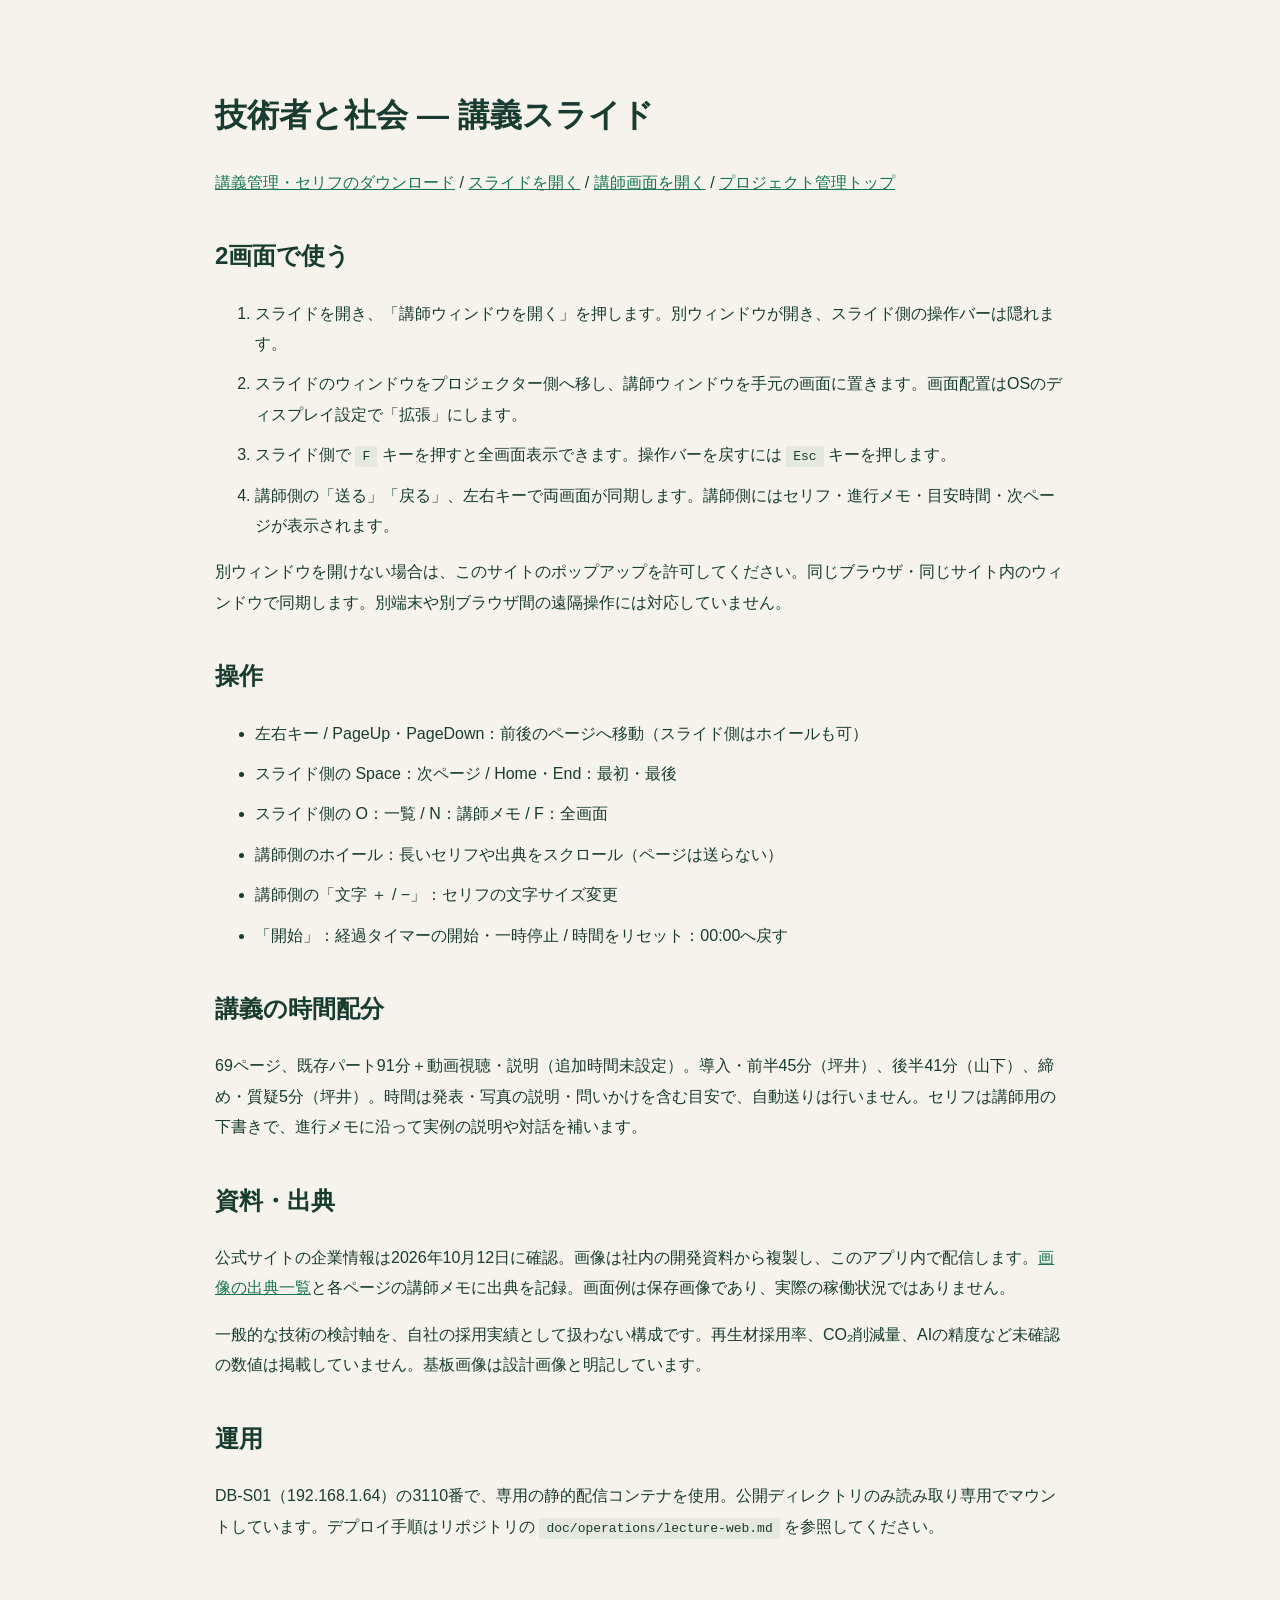
<file: system/web/public/guide.html>
<!doctype html><html lang="ja"><meta charset="utf-8"><meta name="viewport" content="width=device-width,initial-scale=1"><title>講義スライドの使い方</title><style>body{max-width:850px;margin:40px auto;padding:24px;font-family:Meiryo,sans-serif;color:#193c30;background:#f5f3eb;line-height:1.9}a{color:#18764e}h1{font-size:32px}h2{margin-top:35px}li{margin-bottom:10px}code{background:#e4e8dd;padding:3px 7px}</style><h1>技術者と社会 — 講義スライド</h1><p><a href="admin.html">講義管理・セリフのダウンロード</a> / <a href="/">スライドを開く</a> / <a href="presenter.html">講師画面を開く</a> / <a href="http://192.168.1.64:8080">プロジェクト管理トップ</a></p><h2>2画面で使う</h2><ol><li>スライドを開き、「講師ウィンドウを開く」を押します。別ウィンドウが開き、スライド側の操作バーは隠れます。</li><li>スライドのウィンドウをプロジェクター側へ移し、講師ウィンドウを手元の画面に置きます。画面配置はOSのディスプレイ設定で「拡張」にします。</li><li>スライド側で <code>F</code> キーを押すと全画面表示できます。操作バーを戻すには <code>Esc</code> キーを押します。</li><li>講師側の「送る」「戻る」、左右キーで両画面が同期します。講師側にはセリフ・進行メモ・目安時間・次ページが表示されます。</li></ol><p>別ウィンドウを開けない場合は、このサイトのポップアップを許可してください。同じブラウザ・同じサイト内のウィンドウで同期します。別端末や別ブラウザ間の遠隔操作には対応していません。</p><h2>操作</h2><ul><li>左右キー / PageUp・PageDown：前後のページへ移動（スライド側はホイールも可）</li><li>スライド側の Space：次ページ / Home・End：最初・最後</li><li>スライド側の O：一覧 / N：講師メモ / F：全画面</li><li>講師側のホイール：長いセリフや出典をスクロール（ページは送らない）</li><li>講師側の「文字 ＋ / −」：セリフの文字サイズ変更</li><li>「開始」：経過タイマーの開始・一時停止 / 時間をリセット：00:00へ戻す</li></ul><h2>講義の時間配分</h2><p>69ページ、既存パート91分＋動画視聴・説明（追加時間未設定）。導入・前半45分（坪井）、後半41分（山下）、締め・質疑5分（坪井）。時間は発表・写真の説明・問いかけを含む目安で、自動送りは行いません。セリフは講師用の下書きで、進行メモに沿って実例の説明や対話を補います。</p><h2>資料・出典</h2><p>公式サイトの企業情報は2026年10月12日に確認。画像は社内の開発資料から複製し、このアプリ内で配信します。<a href="assets-manifest.json">画像の出典一覧</a>と各ページの講師メモに出典を記録。画面例は保存画像であり、実際の稼働状況ではありません。</p><p>一般的な技術の検討軸を、自社の採用実績として扱わない構成です。再生材採用率、CO₂削減量、AIの精度など未確認の数値は掲載していません。基板画像は設計画像と明記しています。</p><h2>運用</h2><p>DB-S01（192.168.1.64）の3110番で、専用の静的配信コンテナを使用。公開ディレクトリのみ読み取り専用でマウントしています。デプロイ手順はリポジトリの <code>doc/operations/lecture-web.md</code> を参照してください。</p></html>
</file>
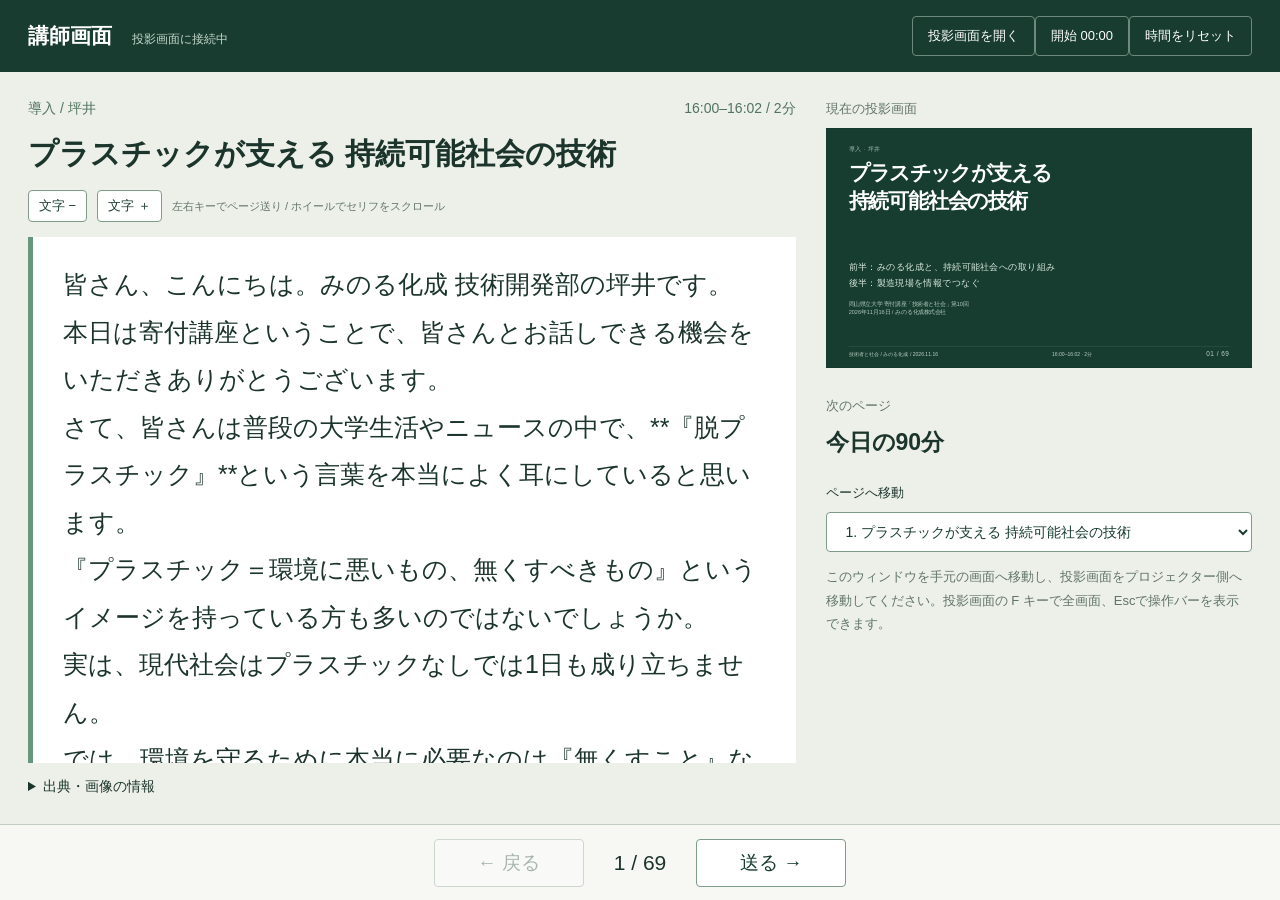
<file: system/web/public/presenter.html>
<!doctype html><html lang="ja"><head><meta charset="utf-8"><meta name="viewport" content="width=device-width,initial-scale=1"><title>講師画面｜技術者と社会</title><link rel="stylesheet" href="presenter.css?v=20261027c"></head><body>
<header><div><strong>講師画面</strong><span id="connection">投影画面に接続中</span></div><div><button id="audience">投影画面を開く</button><button id="timer">開始 00:00</button><button id="reset">時間をリセット</button></div></header>
<main><section class="script"><div class="meta"><span id="part"></span><span id="timing"></span></div><h1 id="title"></h1><div class="text-size"><button id="smaller">文字 −</button><button id="larger">文字 ＋</button><span>左右キーでページ送り / ホイールでセリフをスクロール</span></div><div id="speech" tabindex="0" aria-label="話す内容"></div><details><summary>出典・画像の情報</summary><div id="sources"></div></details></section><aside><div class="preview-label">現在の投影画面</div><iframe id="preview" title="現在のスライド" tabindex="-1"></iframe><div class="preview-label">次のページ</div><h2 id="next-title"></h2><p id="next-lead"></p><label for="jump">ページへ移動</label><select id="jump"></select><p class="help">このウィンドウを手元の画面へ移動し、投影画面をプロジェクター側へ移動してください。投影画面の F キーで全画面、Escで操作バーを表示できます。</p></aside></main>
<footer><button id="prev">← 戻る</button><span id="counter"></span><button id="next">送る →</button></footer>
<script src="slides.js?v=20261027c"></script><script src="presenter.js?v=20261027c"></script></body></html>
</file>
<file: system/web/public/style.css>
:root{color-scheme:dark;font-family:"Yu Gothic","Meiryo",sans-serif}*{box-sizing:border-box}body{margin:0;background:#192320;color:#183c31;overflow:hidden}button{font:inherit;cursor:pointer}button:focus-visible{outline:3px solid #d5a24b;outline-offset:3px}#stage{height:calc(100dvh - 66px);display:flex;align-items:center;justify-content:center;overflow:hidden}.slide{position:relative;width:1600px;height:900px;flex-shrink:0;background:#f5f3eb;padding:65px 85px;transform-origin:center;overflow:hidden;color:#193a30}.eyebrow{font-size:21px;letter-spacing:.12em;color:#557064;margin:0 0 25px}.slide h1{font-size:69px;line-height:1.35;letter-spacing:-.035em;margin:0 0 30px;max-width:1300px}.slide h2{font-size:55px;line-height:1.35;letter-spacing:-.025em;margin:0 0 35px}.slide .lead{font-size:35px;line-height:1.75;max-width:1150px;margin:15px 0 30px}.slide .body{font-size:31px;line-height:1.75}.slide ul{padding:0;list-style:none;margin:0}.slide li{margin:0 0 21px;padding-left:25px;border-left:4px solid #a7b9a5}.slide strong{color:#17825b}.content{display:flex;gap:60px;align-items:center;height:570px}.copy{flex:1;min-width:0}.visual{width:690px;height:540px;display:flex;align-items:center;justify-content:center;margin:0}.visual img{max-width:100%;max-height:100%;object-fit:contain}.visual figcaption{display:none}.slide.photo .content{height:585px}.slide.photo .copy{max-width:610px}.slide.photo h2{font-size:49px;max-width:1250px}.slide.photo .body{font-size:30px}.slide.wide .content{display:block;height:auto}.slide.wide .visual{width:100%;height:430px; margin-top:20px}.slide.wide .lead{font-size:30px;margin:0}.slide.wide h2{margin-bottom:20px}.slide.wide .body{display:none}.slide.dark{background:#163d30;color:#fff}.slide.dark .eyebrow{color:#9ebbac}.slide.dark strong{color:#d7d9ad}.slide.dark .lead{color:#dae8df}.slide.dark .content{height:490px}.slide.dark h1{font-size:77px;max-width:1280px}.slide .statement{font-size:65px;line-height:1.6;font-weight:700;max-width:1250px;margin-top:35px}.slide .statement strong{display:block}.slide .caption{font-size:21px;color:#5d6e64;margin-top:20px;line-height:1.5}.slide.dark .caption{color:#b3c8bc}.footer{position:absolute;left:85px;right:85px;bottom:37px;display:flex;justify-content:space-between;align-items:center;border-top:1px solid #c5cec1;padding-top:16px;font-size:19px;color:#617065}.dark .footer{border-color:#557264;color:#c0d0c6}.footer .page{font-size:24px;letter-spacing:.08em}.timeline{width:100%;border-collapse:collapse;font-size:30px}.timeline th,.timeline td{text-align:left;padding:20px 10px;border-bottom:1px solid #c5cec1}.timeline th{font-size:24px;color:#60756a}.timeline td:first-child{width:250px;color:#17825b;font-weight:700}.timeline td:last-child{width:180px}.controls{height:66px;display:flex;gap:12px;align-items:center;justify-content:center;color:#eee;background:#192320;padding:8px 12px}.controls button{border:1px solid #54665d;background:transparent;color:#eee;border-radius:4px;padding:7px 14px;font-size:14px}.controls button:hover{background:#385044}.controls button:disabled{opacity:.3;cursor:default}#counter{font-size:14px;min-width:60px;text-align:center}.divider{width:1px;height:22px;background:#54665d}dialog{color:#183c31;background:#f5f3eb;border:0;border-radius:8px;width:min(1100px,95vw);max-height:88dvh;padding:30px}dialog::backdrop{background:#0009}dialog header{display:flex;justify-content:space-between;align-items:center;gap:20px;border-bottom:1px solid #aaa;padding-bottom:15px;margin-bottom:20px}dialog h2{margin:0;font-size:25px}dialog small{font-size:16px;font-weight:400}dialog button{border:1px solid #91a599;border-radius:4px;background:transparent;color:#183c31;padding:8px 15px}#slide-list{display:grid;grid-template-columns:1fr 1fr;gap:10px}#slide-list button{text-align:left;padding:14px 16px;line-height:1.5}#slide-list button.current{background:#dbe8dc}#slide-list span{display:block;font-size:12px;color:#607568}#note-body{font-size:18px;line-height:1.85}#note-body a{color:#166644;overflow-wrap:anywhere}#note-body h3{font-size:21px}#note-body ul{padding-left:24px}#note-body .schedule{background:#e3e8da;padding:12px 18px}#timer.running{color:#c8dda8;border-color:#c8dda8}@media(max-width:650px){.controls{gap:5px;flex-wrap:wrap;height:100px;padding:5px}.controls button{font-size:12px;padding:6px 9px}#stage{height:calc(100dvh - 100px)}#slide-list{grid-template-columns:1fr}}@media print{@page{size:landscape;margin:0}body{overflow:visible;background:white}.controls,dialog{display:none!important}#stage{display:block;height:auto}.slide{width:297mm;height:167mm;transform:none!important;padding:12mm 16mm;page-break-after:always;break-after:page}.slide h1{font-size:38pt}.slide h2{font-size:30pt}.eyebrow{font-size:12pt;margin-bottom:5mm}.slide .lead{font-size:18pt}.slide .body,.slide.photo .body{font-size:16pt}.content,.slide.photo .content{height:110mm;gap:12mm}.visual{width:128mm;height:100mm}.slide.dark .content{height:90mm}.slide.dark h1{font-size:40pt}.slide .statement{font-size:35pt}.footer{left:16mm;right:16mm;bottom:6mm;font-size:10pt}.footer .page{font-size:12pt}.slide .caption{font-size:11pt}.timeline{font-size:16pt}.timeline th{font-size:13pt}.timeline td,.timeline th{padding:4mm 2mm}.slide.wide .visual{height:80mm}.slide.wide .lead{font-size:16pt}.slide.photo h2{font-size:28pt}}
.slide li.dim{opacity:.22}.slide li.focus{font-weight:700;color:#17825b;border-left-color:#17825b;border-left-width:8px;font-size:1.12em}.slide.dark li.focus{color:#d7d9ad}

.slide .art{flex:1.15;min-width:0;display:flex;align-items:center;justify-content:center}.slide.art-slide .copy{max-width:520px;flex:.8}.slide.art-slide .body{font-size:28px}.slide.art-slide .lead{font-size:31px}
.slide.full .content{height:600px;gap:40px}.slide.full .copy{flex:0 0 430px}.slide.full .body{font-size:28px}.slide.full .lead{font-size:30px}.slide.full .visual{width:auto;flex:1;height:600px}.slide.full h2{font-size:49px;margin-bottom:20px}
.slide .bare{display:flex;height:640px;align-items:center;justify-content:center}.slide .bare .visual{width:100%;height:640px}.slide .bare .gallery{width:100%}
.slide.bare-slide h2{font-size:46px;margin-bottom:12px}
.slide .gallery{display:flex;gap:30px;justify-content:center;align-items:flex-start;flex:1}.slide .gallery figure{margin:0;text-align:center;flex:1;min-width:0}.slide .gallery img{width:100%;max-height:480px;object-fit:contain;border-radius:8px}.slide .gallery figcaption{display:block;font-size:26px;margin-top:10px;color:#3d5a4d}
.slide.sdgs .content{height:600px}.slide.sdgs .copy{flex:0 0 560px}.slide .sdg-row{display:flex;gap:30px;align-items:center;justify-content:center}.slide .sdg-row img{width:230px;height:230px;border-radius:6px;box-shadow:0 4px 14px #0003}
.slide .flow11{width:100%;font-size:24px}.slide .flow11 .row{display:flex;gap:10px;align-items:stretch}.slide .flow11 .bar{display:flex;height:150px;border-radius:10px;overflow:hidden;margin:6px 0 4px;box-shadow:0 2px 8px #0002}.slide .flow11 .bar div{display:flex;flex-direction:column;align-items:center;justify-content:center;color:#fff;font-weight:700;line-height:1.3;text-align:center}
.slide .tile{background:#fff;border:2px solid #cfd9cc;border-radius:14px;padding:14px 18px;text-align:center;line-height:1.4}.slide .tile b{color:#17825b}.slide .arrow{align-self:center;font-size:40px;color:#17825b}
.slide .row{display:flex;gap:10px;align-items:stretch}.slide .tile{font-size:24px}.slide .sdgs .tile,.slide.sdgs .tile{font-size:23px}.slide .tile span[style*="font-size:5"],.slide .tile span[style*="font-size:6"]{line-height:1.2}
.slide.full .content{height:560px}.slide.full .visual{height:560px}.slide .bare{height:595px}.slide .bare .visual{height:595px}.slide.sdgs .copy{flex:0 0 520px}
.slide .bare .gallery img{max-height:500px}.slide .gallery figcaption{font-size:30px;font-weight:700}
.slide .cardwrap{width:100%}.slide .cardwrap .lead{font-size:30px;margin:0 0 18px}.slide .cards{display:flex;gap:30px}
.slide .sdgcard{flex:1;min-width:0;background:#fff;border:2px solid #d5ddd1;border-top:12px solid;border-radius:16px;padding:26px 28px;display:flex;flex-direction:column;align-items:center;gap:18px;box-shadow:0 4px 14px #0002;height:480px}
.slide .sdgcard img{width:200px;height:200px;border-radius:6px;flex:none}.slide .sdgcard h3{margin:0 0 10px;font-size:32px;text-align:center}.slide .sdgcard ul{font-size:27px;line-height:1.5}.slide .sdgcard li{margin:0 0 8px;padding-left:16px}
.slide .gallery figure{position:relative}.slide .todo-note{position:absolute;left:8px;right:8px;top:8px;background:rgba(214,40,40,.9);color:#fff;font-size:22px;font-weight:700;line-height:1.35;padding:6px 10px;border-radius:6px;text-align:left}
.slide .gallery.hero-top{flex-wrap:wrap;gap:16px 20px;align-items:flex-start}.slide .gallery.hero-top figure{flex:1 1 28%}.slide .gallery.hero-top figure:first-child{flex:0 0 100%;display:flex;flex-direction:column;align-items:center}.slide .gallery.hero-top figure:first-child img{width:auto;max-width:1000px;max-height:205px}.slide .gallery.hero-top figure:not(:first-child) img{max-height:290px}.slide .gallery.hero-top figcaption{margin-top:4px;font-size:26px}

.slide.video-slide .copy{display:none}.slide.video-slide .lecture-video{width:896px}.slide.video-slide video{display:block;border:0;width:896px;height:504px;background:#000}.slide.video-slide .lecture-video .caption{margin:10px 0 0;font-size:21px}.slide.video-slide .lecture-video a{color:#166644}

.slide .subtitle{font-size:34px;line-height:1.5;margin:-15px 0 25px;color:#557064}.slide.dark .subtitle{color:#dae8df}@media print{.slide .subtitle{font-size:18pt}}

.slide.iot-layers .copy{display:none}.slide.iot-layers .content{height:570px}.slide.iot-layers .art{display:block}.iot-map{width:100%}.iot-intro{font-size:30px;margin:0 0 22px;color:#557064}.iot-flow{display:flex;align-items:center;gap:10px}.iot-card{flex:1;min-width:0;height:350px;border:2px solid #cbd8cc;border-radius:18px;background:#fff;padding:18px 12px;text-align:center}.iot-action{font-size:33px;font-weight:700;color:#176647}.iot-card svg{width:135px;height:110px;display:block;margin:6px auto}.iot-card h3{font-size:27px;margin:0 0 8px}.iot-device{font-size:19px;margin:0;color:#557064}.iot-desc{font-size:22px;margin:8px 0 0}.iot-link{font-size:39px;color:#17825b;flex:0 0 32px}.iot-takeaway{font-size:29px;font-weight:700;background:#e1eadc;border-radius:10px;padding:16px 20px;margin:23px 0 12px;text-align:center}.iot-history{font-size:22px;margin:0;color:#5d6e64}


.slide .term-definition{font-size:27px;line-height:1.6;margin:25px 0 0;padding:16px 22px;border-left:4px solid #9ebbac;background:#ffffff0a;max-width:1300px}.slide .term-definition strong{display:inline}@media print{.slide .term-definition{font-size:15pt}}
</file>
<file: system/web/public/audience.css>
body.presenting #stage{height:100dvh}
body.presenting .controls{display:none}
.visual img{width:100%;height:100%;object-fit:contain}
.admin-link{color:#eee;text-decoration:none;border:1px solid #54665d;border-radius:4px;padding:7px 14px;font-size:14px}
.admin-link:hover{background:#385044}
@media print{body.presenting #stage{height:auto}}
</file>
<file: system/web/public/presenter.css>
:root{font-family:"Yu Gothic","Meiryo",sans-serif;color:#1c352c;background:#edf0e9}*{box-sizing:border-box}body{margin:0}header{height:72px;background:#183c30;color:#fff;padding:16px 28px;display:flex;align-items:center;justify-content:space-between;gap:16px}header strong{font-size:21px}#connection{font-size:12px;margin-left:20px;color:#c5d7cb}button,select{font:inherit;padding:10px 15px;border:1px solid #7f9b89;border-radius:4px;background:#fff;color:#183c30;cursor:pointer}header button{background:transparent;color:#fff;border-color:#6d897b;font-size:13px}button:focus-visible,select:focus-visible{outline:3px solid #b48226;outline-offset:2px}button:disabled{opacity:.35;cursor:default}main{display:grid;grid-template-columns:minmax(0,1.8fr) minmax(300px,1fr);gap:30px;padding:28px;height:calc(100dvh - 148px)}.script{display:flex;flex-direction:column;min-height:0}.meta{display:flex;justify-content:space-between;gap:20px;color:#51735f;font-size:14px}h1{font-size:30px;line-height:1.4;margin:15px 0}.text-size{display:flex;gap:10px;align-items:center;margin-bottom:15px}.text-size button{font-size:13px;padding:6px 10px}.text-size span{font-size:11px;color:#64766b}#speech{font-size:25px;line-height:1.9;overflow-y:auto;overscroll-behavior:contain;background:#fff;padding:24px 30px;border-left:5px solid #66977c;flex:1;white-space:pre-wrap}#speech .direction{display:block;color:#496950;font-size:.82em;border-top:1px solid #dce3d8;padding-top:20px;margin-top:24px}details{padding-top:15px;font-size:14px}#sources{max-height:130px;overflow:auto;overflow-wrap:anywhere;font-size:13px;line-height:1.7}#sources a{color:#176647}aside{overflow:auto;overscroll-behavior:contain}iframe{width:100%;aspect-ratio:16/9;border:0;background:#173a2e;pointer-events:none}.preview-label{font-size:13px;color:#617468;margin:0 0 10px}.preview-label:not(:first-child){margin-top:25px}aside h2{font-size:23px;line-height:1.5;margin:10px 0}#next-lead{font-size:16px;line-height:1.7;white-space:pre-line}label{display:block;font-size:13px;margin:25px 0 10px}select{width:100%;font-size:14px}.help{font-size:13px;line-height:1.8;color:#617468}footer{height:76px;display:flex;justify-content:center;gap:30px;align-items:center;border-top:1px solid #c2cdbf;background:#f7f8f3}footer button{font-size:19px;min-width:150px}#counter{font-size:21px;font-variant-numeric:tabular-nums}@media(max-width:800px){header{height:auto;padding:12px;flex-wrap:wrap}#connection{display:block;margin-left:0}main{padding:15px;grid-template-columns:1fr;height:auto}#speech{max-height:60vh}aside{display:none}.text-size{flex-wrap:wrap}footer{position:sticky;bottom:0}.meta{font-size:12px}}
</file>
